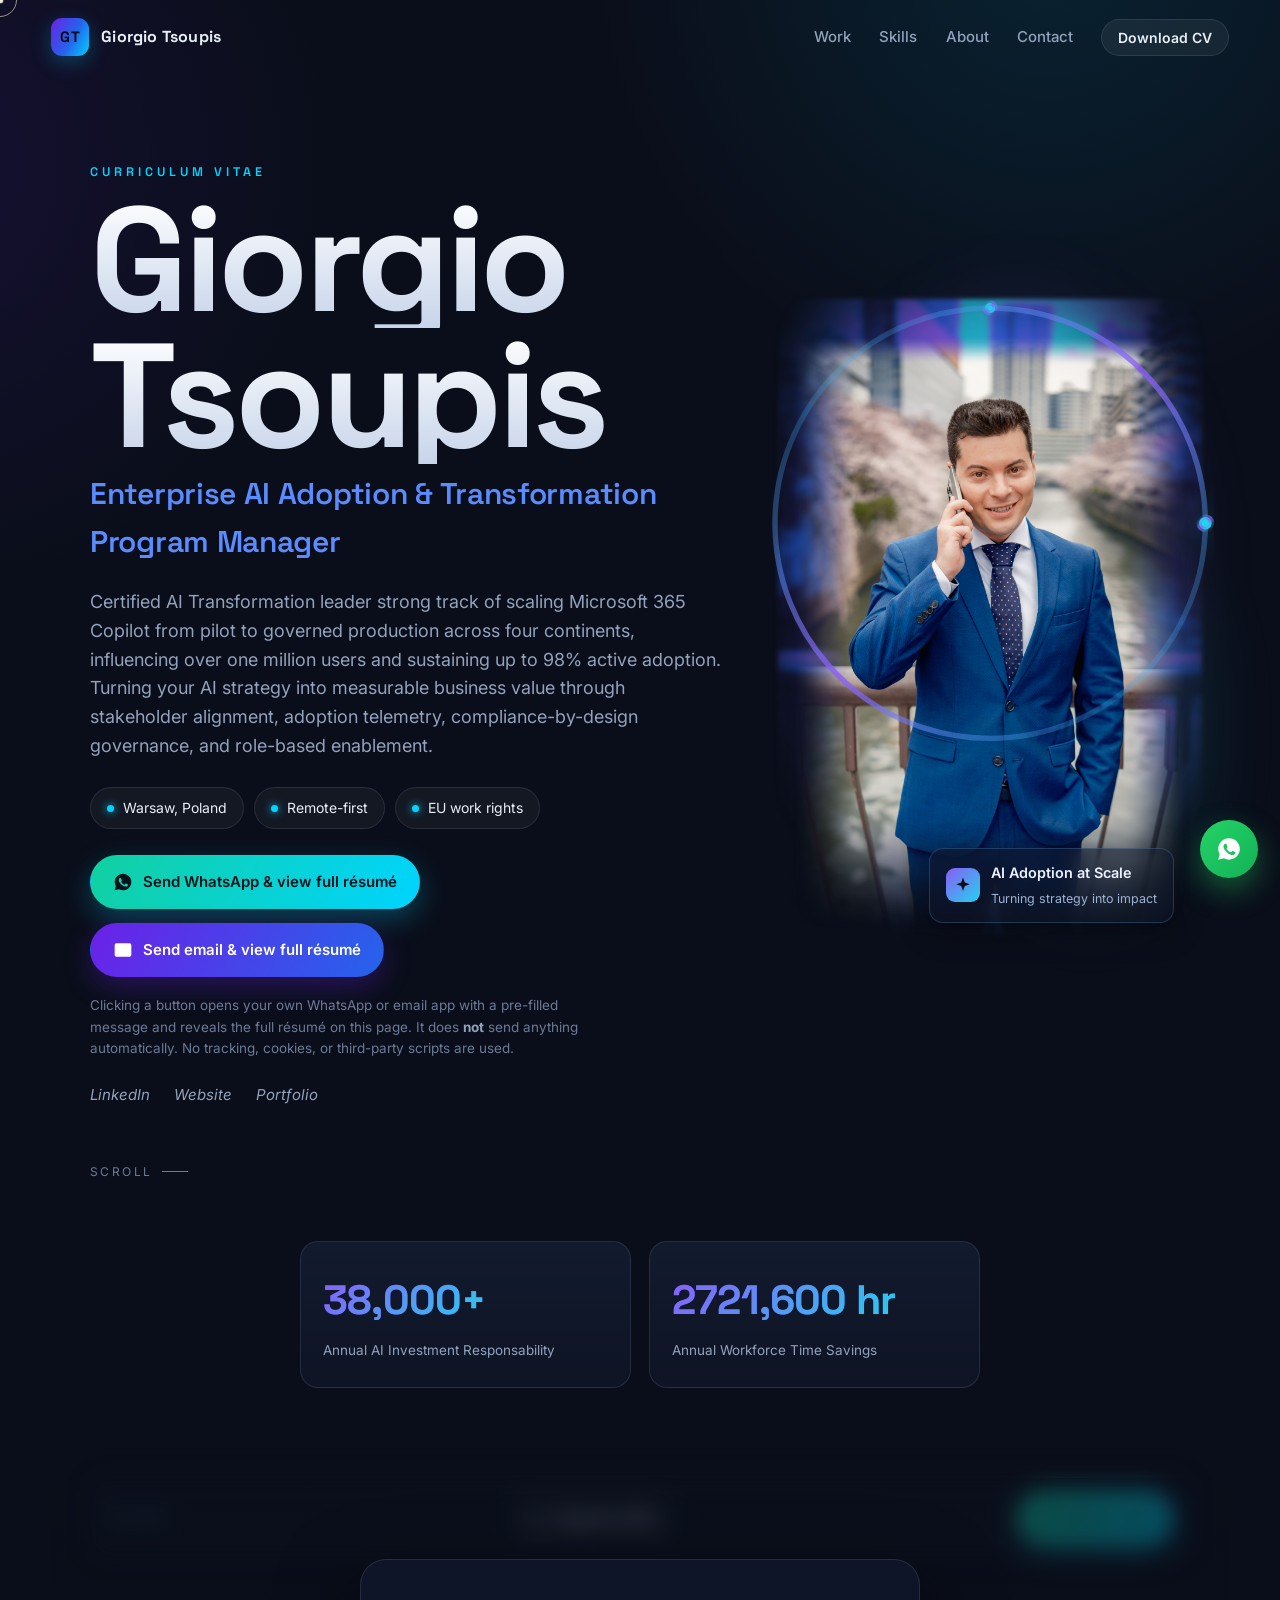
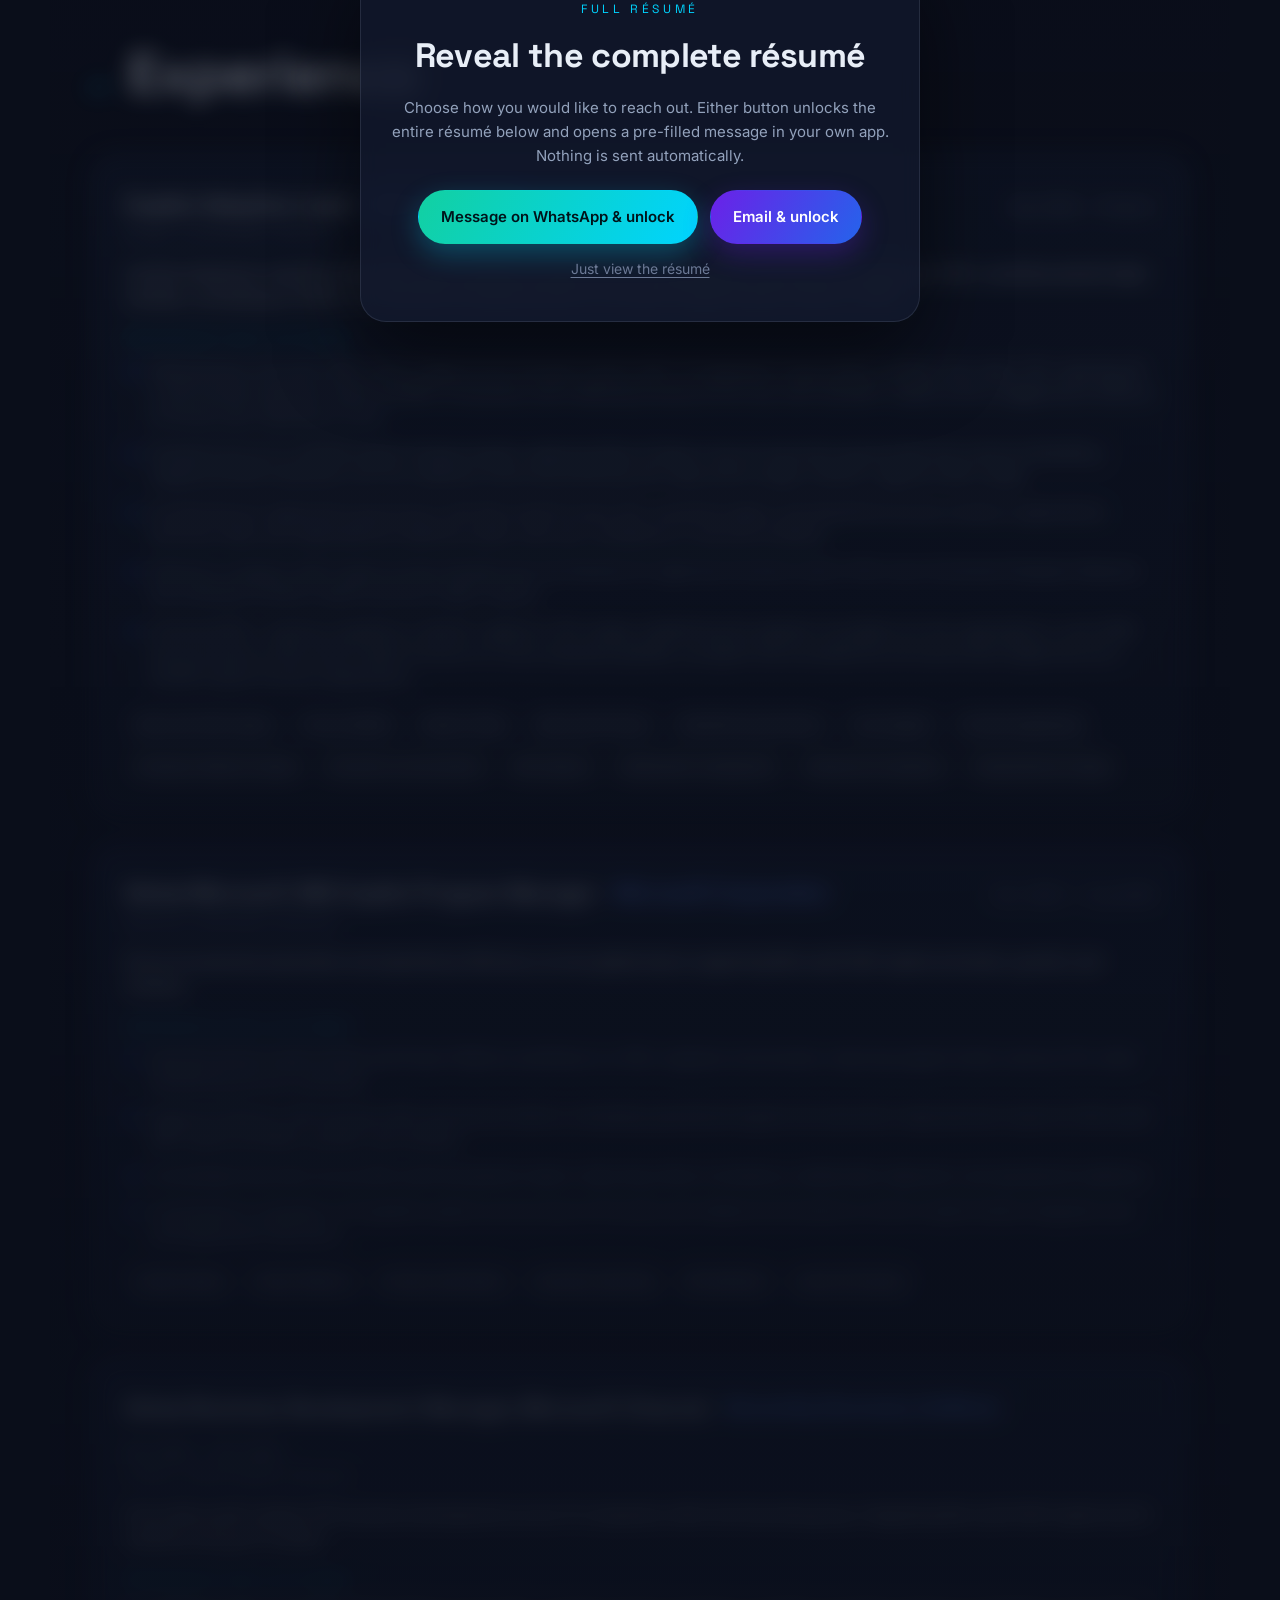
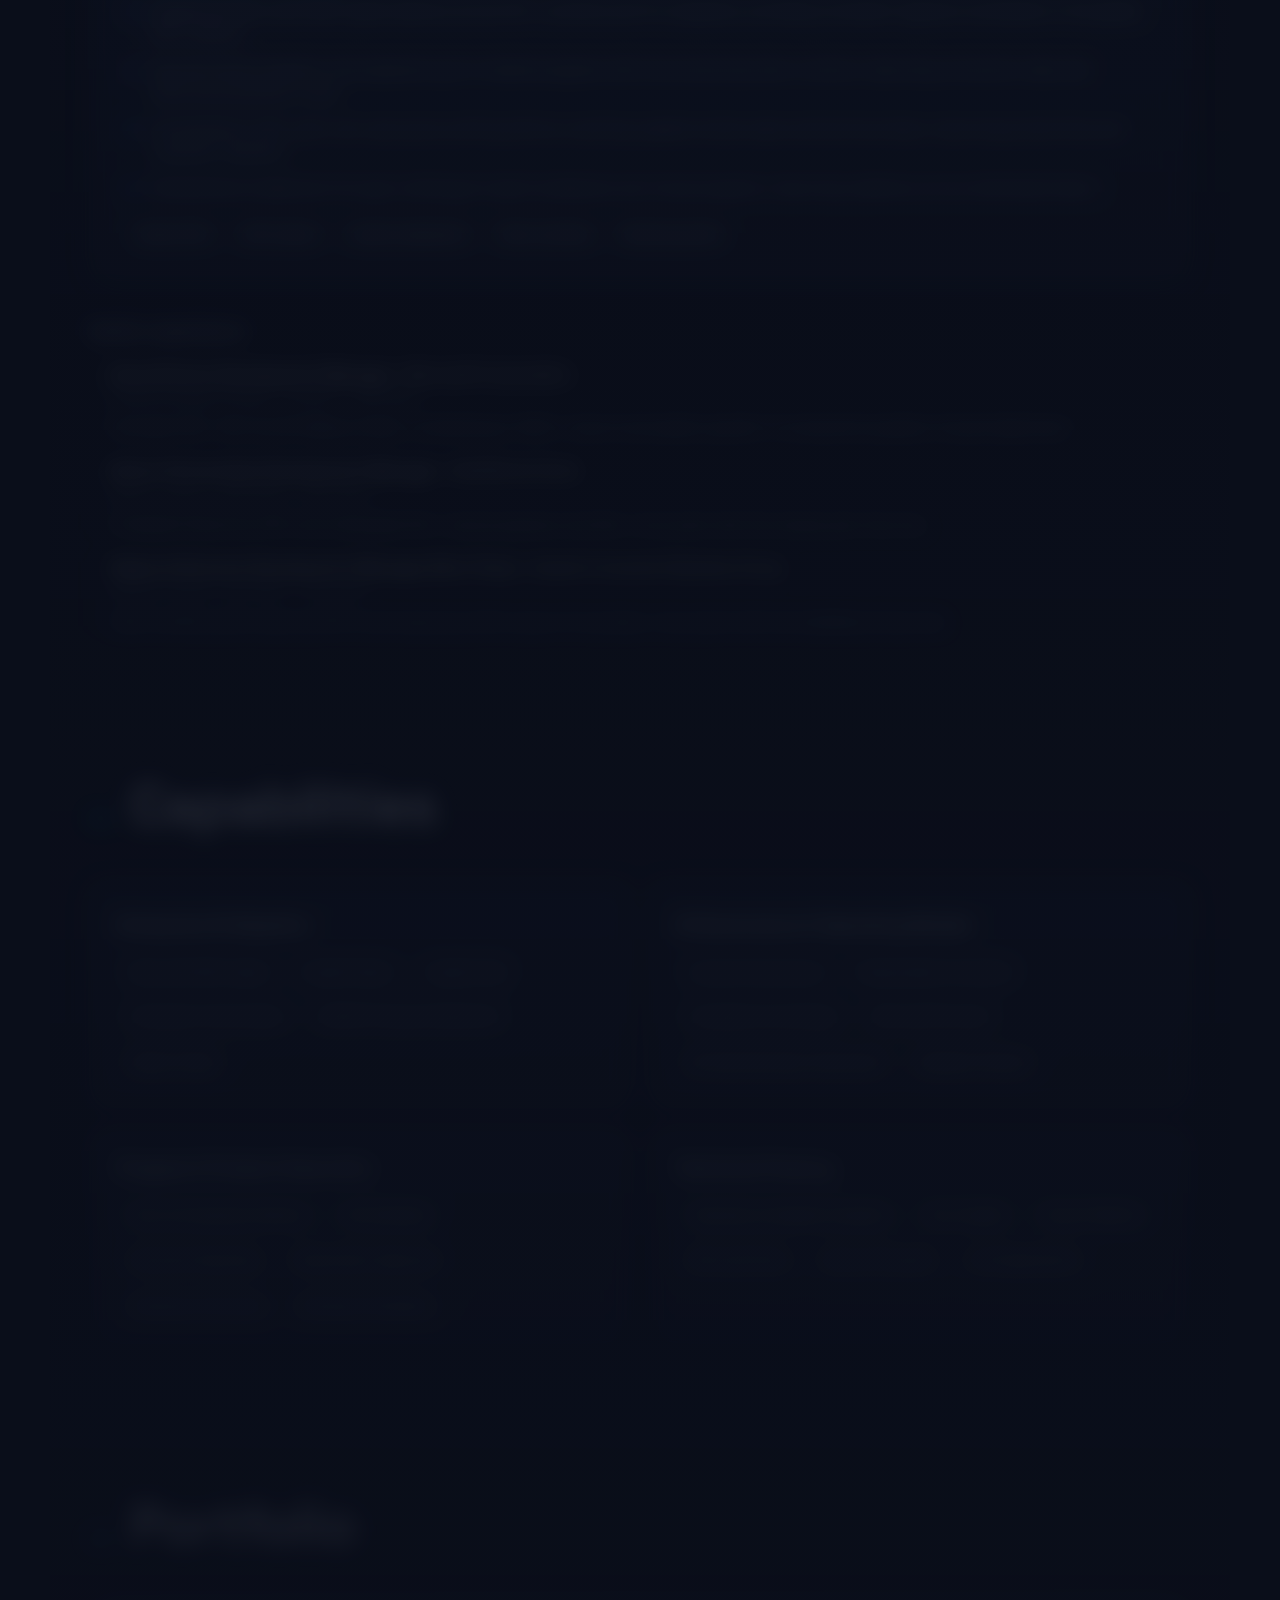
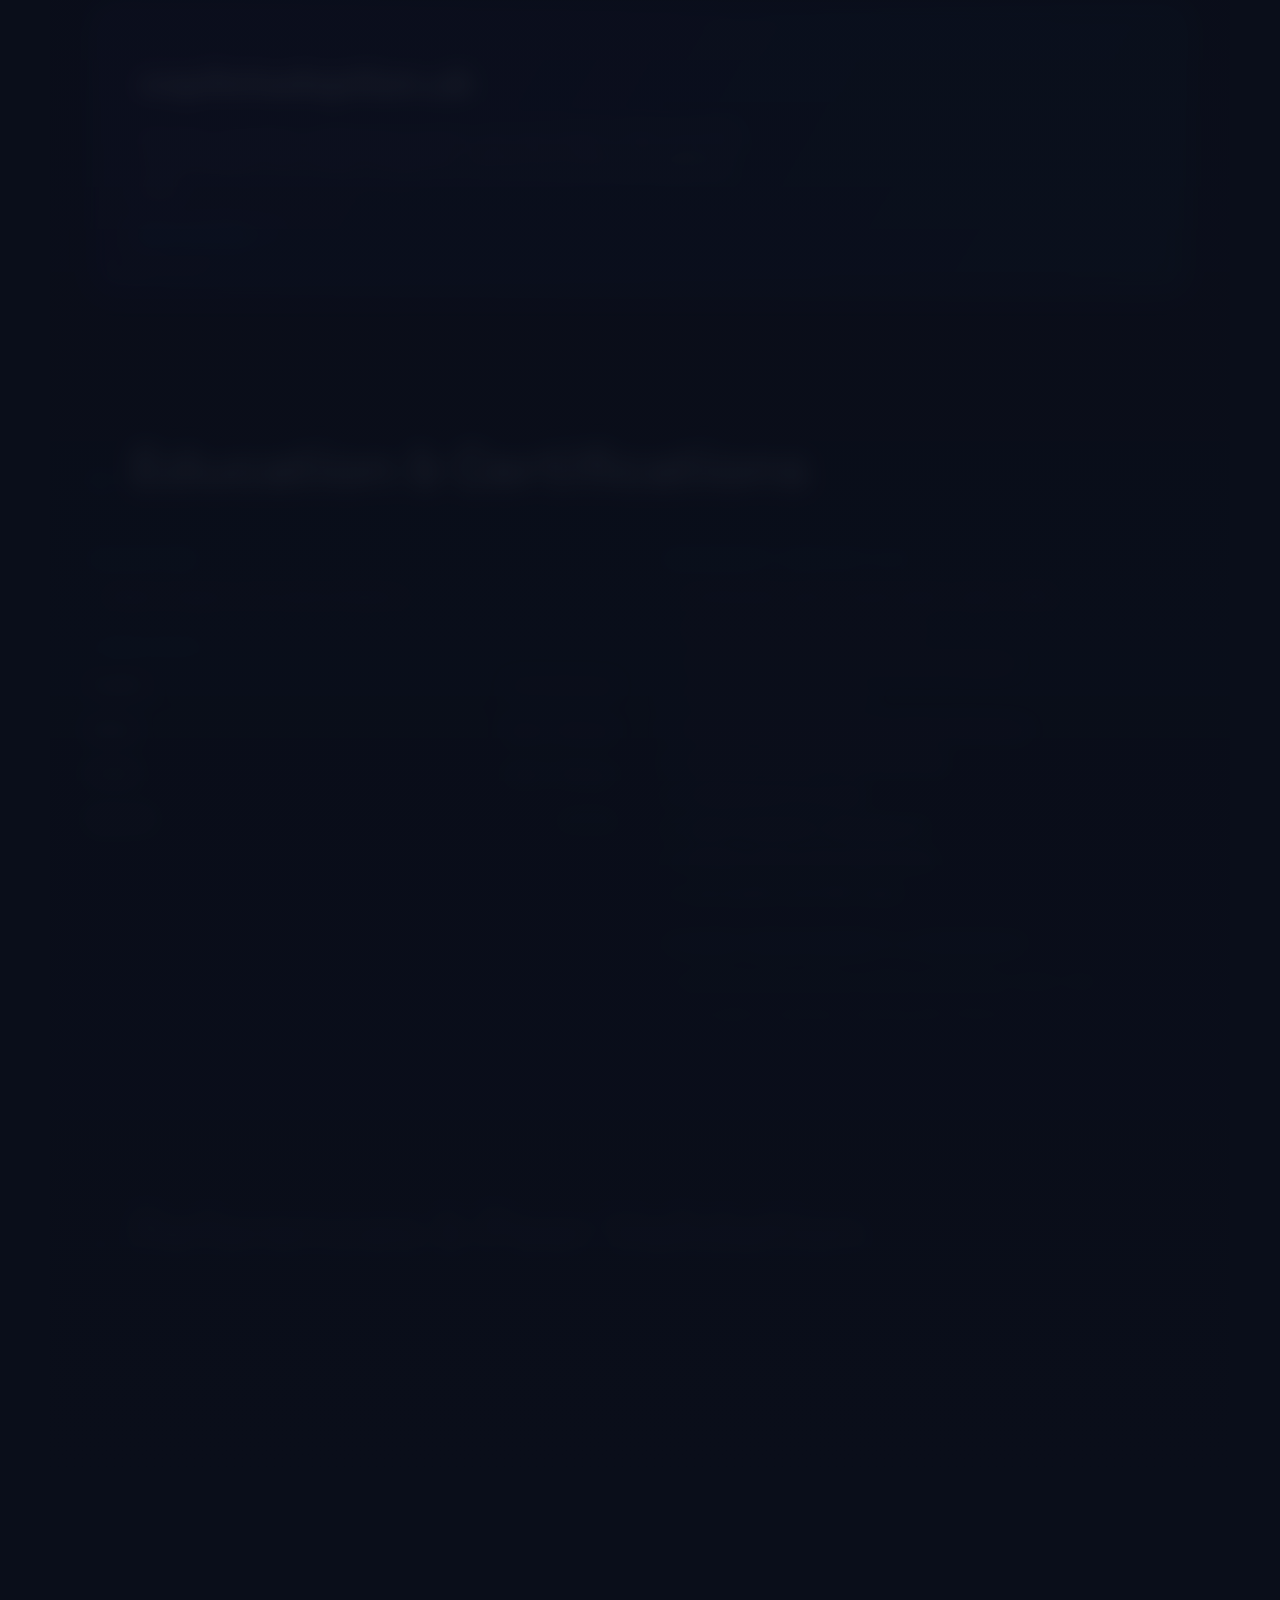
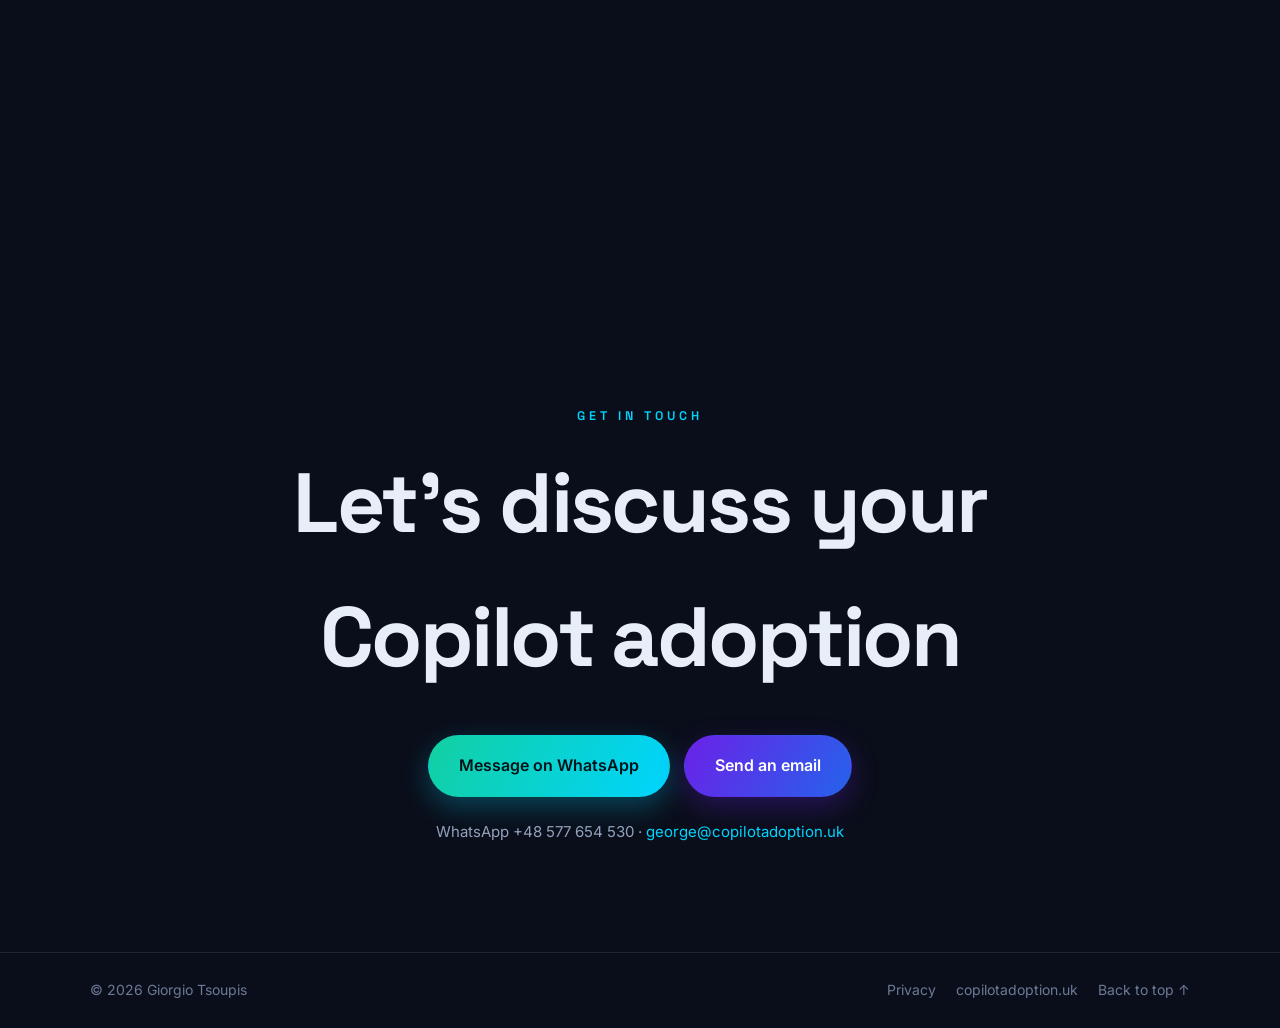
<file: Resume_Website/index.html>
<!DOCTYPE html>
<html lang="en">
<head>
<meta charset="UTF-8" />
<meta name="viewport" content="width=device-width, initial-scale=1.0" />
<title>Giorgio Tsoupis — Enterprise AI Adoption & Transformation Program Manager</title>
<meta name="description" content="Interactive résumé of Giorgio (George) Tsoupis, Enterprise AI Adoption & AI Transformation Leader, Microsoft 365 Copilot adoption at scale, up to 98% active usage, 1M+ users influenced." />
<meta name="author" content="Giorgio Tsoupis" />
<meta name="theme-color" content="#0A0E1A" />
<link rel="canonical" href="https://www.copilotadoption.uk/" />

<!-- Open Graph -->
<meta property="og:type" content="profile" />
<meta property="og:title" content="Giorgio Tsoupis — Enterprise AI Adoption & Transformation Program Manager" />
<meta property="og:description" content="Microsoft 365 Copilot adoption at scale. 98% active usage, 1M+ users influenced, one of Europe's largest 2025 rollouts." />
<meta property="og:image" content="assets/img/og-image.jpg" />
<meta property="og:url" content="https://www.copilotadoption.uk/" />
<meta name="twitter:card" content="summary_large_image" />

<link rel="icon" href="assets/img/favicon.svg" type="image/svg+xml" />
<link rel="apple-touch-icon" href="assets/img/avatar-512.jpg" />

<!-- Fonts -->
<link rel="preconnect" href="https://fonts.googleapis.com" />
<link rel="preconnect" href="https://fonts.gstatic.com" crossorigin />
<link href="https://fonts.googleapis.com/css2?family=Inter:wght@400;500;600&family=Space+Grotesk:wght@500;600;700&display=swap" rel="stylesheet" />

<link rel="stylesheet" href="assets/css/styles.css" />
<link rel="stylesheet" href="assets/css/hero-blend.css" />
<link rel="stylesheet" href="assets/css/print.css" media="print" />

<style>
/* ===== Impact counters — CSS counter animation (no JS number formatting) ===== */
@property --impact-trained { syntax: "<integer>"; initial-value: 1; inherits: false; }
@property --impact-saved   { syntax: "<integer>"; initial-value: 1; inherits: false; }

/* Close the dead space between the hero scroll hint and the counters */
.hero { min-height: 92vh; }

/* Two cards share the width of the old four-box row, never exceeding it */
.metrics-duo {
  display: grid;
  grid-template-columns: repeat(2, minmax(0, 1fr));
  max-width: 760px;
  margin: -2rem auto 0; /* pull the row up toward the scroll hint */
  padding-top: 2rem;
}
.metric-impact .metric-value {
  white-space: nowrap;
  font-size: clamp(1.5rem, 3.2vw, 2.75rem); /* one line, row height <= old boxes */
}

/* Static fallback (no-JS) is replaced by the animated counter once running */
.metrics-duo.impact-run .impact-fallback { display: none; }

.metrics-duo.impact-run .impact-count-trained {
  animation: impactCountTrained 5s cubic-bezier(.22,.61,.36,1) both;
  counter-reset: impactN var(--impact-trained);
}
.metrics-duo.impact-run .impact-count-saved {
  animation: impactCountSaved 5s cubic-bezier(.22,.61,.36,1) both;
  counter-reset: impactN var(--impact-saved);
}
.metrics-duo.impact-run .impact-count::after {
  display: inline-block;
  background: linear-gradient(135deg, #8b5cf6 0%, #22d3ee 100%);
  -webkit-background-clip: text;
  background-clip: text;
  color: transparent;
}
.metrics-duo.impact-run .impact-count-trained::after { content: counter(impactN) ",000+"; }
.metrics-duo.impact-run .impact-count-saved::after   { content: counter(impactN) ",600 hr"; }

@keyframes impactCountTrained { from { --impact-trained: 1; } to { --impact-trained: 38; } }
@keyframes impactCountSaved   { from { --impact-saved: 1; }   to { --impact-saved: 2721; } }

@media (max-width: 640px) {
  .metrics-duo { grid-template-columns: 1fr; margin-top: 0; }
}
@media (prefers-reduced-motion: reduce) {
  .metrics-duo.impact-run .impact-count-trained,
  .metrics-duo.impact-run .impact-count-saved { animation-duration: 1.2s; }
}

/* ===== 05 · References & Peer Validation ===== */
.references-intro{max-width:44rem;margin:0 0 2rem;color:var(--text-muted,#9ca3af);font-size:1rem;line-height:1.65}
.references-grid{display:grid;grid-template-columns:repeat(3,minmax(0,1fr));gap:1rem}
.reference-card{display:flex;flex-direction:column;min-height:21rem;padding:1.5rem;border:1px solid rgba(255,255,255,.10);border-radius:1rem;background:rgba(255,255,255,.035)}
.reference-tag{display:inline-flex;width:max-content;margin-bottom:1.15rem;padding:.38rem .62rem;border:1px solid rgba(34,211,238,.35);border-radius:999px;color:#22d3ee;font-size:.68rem;font-weight:700;letter-spacing:.08em;text-transform:uppercase}
.reference-quote{flex:1;margin:0;color:#e6edf7;font-size:.96rem;line-height:1.68}
.reference-quote::before{content:"\201C";color:#8b5cf6;font-size:2rem;font-weight:700;line-height:0;vertical-align:-.4rem;margin-right:.15rem}
.reference-name{margin-top:1.5rem;color:#fff;font-weight:700}
.reference-role{margin:.2rem 0 0;color:var(--text-muted,#9ca3af);font-size:.8rem;line-height:1.45}
.references-footer{display:flex;align-items:center;justify-content:space-between;gap:1rem;flex-wrap:wrap;margin-top:1.5rem;color:var(--text-muted,#9ca3af);font-size:.83rem}
@media(max-width:800px){.references-grid{grid-template-columns:1fr}.reference-card{min-height:auto}}
</style>

<!-- Structured data -->
<script type="application/ld+json">
{
  "@context": "https://schema.org",
  "@type": "Person",
  "name": "Giorgio Tsoupis",
  "alternateName": "George Tsoupis",
  "jobTitle": "Enterprise AI Adoption & Transformation Program Manager",
  "url": "https://www.copilotadoption.uk",
  "address": { "@type": "PostalAddress", "addressLocality": "Warsaw", "addressCountry": "PL" },
  "sameAs": [
    "https://www.linkedin.com/in/george-tsoupis-ai-program-manager/",
    "https://www.copilotadoption.uk"
  ],
  "knowsLanguage": ["English", "Italian", "Greek", "Spanish"]
}
</script>
</head>
<body>
<a class="skip-link" href="#experience">Skip to résumé content</a>

<!-- Scroll progress -->
<div class="scroll-progress" aria-hidden="true"><span id="progressBar"></span></div>

<!-- Custom cursor -->
<div class="cursor" id="cursorDot" aria-hidden="true"></div>
<div class="cursor-ring" id="cursorRing" aria-hidden="true"></div>

<!-- Header -->
<header class="site-header" id="siteHeader">
  <a href="#top" class="brand" data-cursor="link">
    <span class="brand-mark">GT</span>
    <span class="brand-name">Giorgio Tsoupis</span>
  </a>
  <nav class="site-nav" aria-label="Primary">
    <a href="#experience" data-cursor="link">Work</a>
    <a href="#skills" data-cursor="link">Skills</a>
    <a href="#about" data-cursor="link">About</a>
    <a href="#contact" data-cursor="link">Contact</a>
    <button type="button" class="nav-pdf" id="navPdf" data-cursor="link">Download CV</button>
  </nav>
</header>

<main id="top">

  <!-- HERO -->
  <section class="hero" aria-label="Introduction">
    <div class="hero-grid">
      <div class="hero-text">
        <p class="eyebrow reveal" data-reveal>Curriculum Vitae</p>
        <h1 class="hero-name">
          <span class="line"><span class="line-inner">Giorgio</span></span>
          <span class="line"><span class="line-inner">Tsoupis</span></span>
        </h1>
        <p class="hero-headline reveal" data-reveal>Enterprise AI Adoption &amp; Transformation Program Manager</p>
        <p class="hero-summary reveal" data-reveal>Certified AI Transformation leader strong track of scaling Microsoft&nbsp;365 Copilot from pilot to governed production across four continents, influencing over one million users and sustaining up to 98% active adoption. Turning your AI strategy into measurable business value through stakeholder alignment, adoption telemetry, compliance-by-design governance, and role-based enablement.</p>
        <ul class="chips reveal" data-reveal>
          <li><span class="dot"></span>Warsaw, Poland</li>
          <li><span class="dot"></span>Remote-first</li>
          <li><span class="dot"></span>EU work rights</li>
        </ul>
        <div class="hero-cta reveal" data-reveal>
          <a class="btn btn-primary" id="ctaWhatsapp" href="#" data-cursor="cta">
            <svg viewBox="0 0 24 24" width="20" height="20" aria-hidden="true"><path fill="currentColor" d="M12.04 2c-5.5 0-9.96 4.46-9.96 9.96 0 1.76.46 3.45 1.34 4.95L2 22l5.25-1.38a9.9 9.9 0 0 0 4.79 1.22h.01c5.5 0 9.96-4.46 9.96-9.96S17.54 2 12.04 2zm5.8 14.06c-.24.68-1.4 1.32-1.94 1.36-.5.05-.97.24-3.27-.68-2.76-1.09-4.5-3.94-4.64-4.13-.14-.19-1.11-1.48-1.11-2.82 0-1.34.7-2 .95-2.27.24-.27.53-.34.71-.34.18 0 .36 0 .51.01.16.01.39-.06.6.46.24.58.82 2 .89 2.14.07.14.12.31.02.5-.09.19-.14.31-.28.48-.14.17-.29.37-.42.5-.14.14-.28.29-.12.56.16.27.71 1.17 1.53 1.9 1.05.94 1.94 1.23 2.21 1.37.27.14.43.12.59-.07.16-.19.68-.79.86-1.06.18-.27.36-.22.6-.13.24.09 1.55.73 1.82.86.27.14.45.2.51.31.07.12.07.66-.17 1.34z"/></svg>
            Send WhatsApp &amp; view full résumé
          </a>
          <a class="btn btn-secondary" id="ctaEmail" href="#" data-cursor="cta">
            <svg viewBox="0 0 24 24" width="20" height="20" aria-hidden="true"><path fill="currentColor" d="M4 4h16a2 2 0 0 1 2 2v12a2 2 0 0 1-2 2H4a2 2 0 0 1-2-2V6a2 2 0 0 1 2-2zm8 7L4.5 6.5v.01L12 11l7.5-4.49V6.5L12 11z"/></svg>
            Send email &amp; view full résumé
          </a>
        </div>
        <p class="hero-note reveal" data-reveal>Clicking a button opens your own WhatsApp or email app with a pre-filled message and reveals the full résumé on this page. It does <strong>not</strong> send anything automatically. No tracking, cookies, or third-party scripts are used.</p>
        <ul class="hero-social reveal" data-reveal>
          <li><a href="https://www.linkedin.com/in/george-tsoupis-ai-program-manager/" target="_blank" rel="noopener noreferrer" data-cursor="link">LinkedIn</a></li>
          <li><a href="https://www.copilotadoption.uk" target="_blank" rel="noopener noreferrer" data-cursor="link">Website</a></li>
          <li><a href="https://www.copilotadoption.uk" target="_blank" rel="noopener noreferrer" data-cursor="link" id="portfolioLink">Portfolio</a></li>
        </ul>
      </div>
      <div class="hero-media reveal" data-reveal>
        <div class="portrait-frame" data-cursor="media">

          <!-- Duotone environment layer (sits behind the photo) -->
          <span class="hero-scene" aria-hidden="true"></span>

          <!-- Original photo — face & hair untouched, edges feathered in the PNG -->
          <img
            src="assets/img/portrait-blend.png"
            alt="Portrait of Giorgio Tsoupis in a blue suit"
            width="1366" height="2048" loading="eager" decoding="async" />

          <!-- Orbital accent ring -->
          <svg class="hero-orbit" viewBox="0 0 100 100" aria-hidden="true">
            <defs>
              <linearGradient id="heroOrbitGrad" x1="0" y1="0" x2="1" y2="1">
                <stop offset="0"   stop-color="#22d3ee" stop-opacity="0.0"/>
                <stop offset="0.5" stop-color="#8b5cf6" stop-opacity="0.8"/>
                <stop offset="1"   stop-color="#22d3ee" stop-opacity="0.0"/>
              </linearGradient>
            </defs>
            <circle cx="50" cy="50" r="48"/>
            <circle class="node" cx="98" cy="50" r="1.4"/>
            <circle class="node" cx="50" cy="2"  r="1.1"/>
          </svg>

          <!-- Floating credibility micro-card -->
          <div class="hero-tag" aria-hidden="true">
            <span class="tag-ico">
              <svg viewBox="0 0 24 24" width="18" height="18"><path fill="currentColor" d="M12 2l2.4 6.6L21 11l-6.6 2.4L12 20l-2.4-6.6L3 11l6.6-2.4L12 2z"/></svg>
            </span>
            <span>
              <span class="tag-title">AI Adoption at Scale</span><br>
              <span class="tag-sub">Turning strategy into impact</span>
            </span>
          </div>

        </div>
      </div>
    </div>
    <div class="scroll-hint" aria-hidden="true"><span>Scroll</span><i></i></div>
  </section>

  <!-- METRICS: two animated CSS counters (replaces the four stat boxes) -->
  <section class="metrics metrics-duo" id="impactStats" aria-label="Key results">
    <div class="metric metric-impact" data-reveal>
      <div class="metric-value impact-count impact-count-trained"><span class="impact-fallback">$11.15M</span></div>
      <div class="metric-label">Annual AI Investment Responsability</div>
    </div>
    <div class="metric metric-impact" data-reveal>
      <div class="metric-value impact-count impact-count-saved"><span class="impact-fallback">2,721,600 hr</span></div>
      <div class="metric-label">Annual Workforce Time Savings</div>
    </div>
  </section>

  <!-- RESUME (gated / blurred until unlocked) -->
  <div class="resume-wrap" id="resumeWrap">
    <div class="resume-gate" id="resumeGate" role="region" aria-label="Reveal full résumé">
      <div class="gate-inner">
        <p class="gate-kicker">Full résumé</p>
        <h2 class="gate-title">Reveal the complete résumé</h2>
        <p class="gate-text">Choose how you would like to reach out. Either button unlocks the entire résumé below and opens a pre-filled message in your own app. Nothing is sent automatically.</p>
        <div class="gate-cta">
          <a class="btn btn-primary" id="gateWhatsapp" href="#" data-cursor="cta">Message on WhatsApp &amp; unlock</a>
          <a class="btn btn-secondary" id="gateEmail" href="#" data-cursor="cta">Email &amp; unlock</a>
        </div>
        <button type="button" class="gate-skip" id="gateSkip" data-cursor="link">Just view the résumé</button>
      </div>
    </div>

    <div class="resume" id="resume" aria-hidden="false">

      <!-- Toolbar -->
      <div class="resume-toolbar" id="resumeToolbar">
        <span class="toolbar-label">Résumé</span>
        <button type="button" class="btn btn-ghost" id="pdfBtn" data-cursor="cta">
          <svg viewBox="0 0 24 24" width="18" height="18" aria-hidden="true"><path fill="currentColor" d="M12 3v10.5l3.5-3.5 1.4 1.4-5.9 5.9-5.9-5.9L6.5 10 10 13.5V3h2zM5 19h14v2H5z"/></svg>
          Export to PDF
        </button>
        <a class="btn btn-primary" id="bookCallBtn" data-cursor="cta"
           href="https://outlook.office.com/bookwithme/user/e53bcdeb6d7a4b50a27a0711dd6d751f@externals.hilti.com?anonymous&ismsaljsauthenabled&ep=bwmEmailSignature"
           target="_blank" rel="noopener noreferrer">
          <svg viewBox="0 0 24 24" width="18" height="18" aria-hidden="true"><path fill="currentColor" d="M19 4h-1V2h-2v2H8V2H6v2H5a2 2 0 0 0-2 2v14a2 2 0 0 0 2 2h14a2 2 0 0 0 2-2V6a2 2 0 0 0-2-2zm0 16H5V10h14v10zM5 8V6h14v2H5z"/></svg>
          Book a Call
        </a>
      </div>

      <!-- EXPERIENCE -->
      <section id="experience" class="block" aria-labelledby="experience-h">
        <header class="block-head" data-reveal>
          <span class="block-index">01</span>
          <h2 id="experience-h" class="block-title">Experience</h2>
        </header>

        <!-- BUILD:EXPERIENCE:START -->
        <article class="exp-item" data-reveal>
          <div class="exp-top">
            <div class="exp-title"><strong>Copilot Adoption Lead</strong> · <span class="exp-company">Hilti Corporation</span></div>
            <div class="exp-dates">Sep 2025 — Present</div>
          </div>
          <div class="exp-loc">Schaan, Liechtenstein (Remote)</div>
          <p class="exp-lead">Led the enterprise-wide Microsoft 365 Copilot adoption program for a complex global manufacturer operating in 120+ countries and all major markets, overseeing an €11M+ AI investment and delivering one of Europe's largest Copilot rollouts in 2025.</p>
          <p class="exp-subhead">Responsibilities &amp; outcomes</p>
          <ul class="exp-bullets">
            <li>Delivered key outcomes: 98% active usage across licensed cohorts, 62% of employees using Copilot multiple times daily, 70% reporting 30 to 120 minutes saved per week, and 98% of business units retaining licenses at full cost, with 224,000+ Copilot actions logged and a 9.36 out of 10 end-user importance score.</li>
            <li>Designed and ran an ADKAR-based change program, applying Kotter 8-Step to secure executive sponsorship and cultural embedding, mapping 30,000 employees into five readiness zones and achieving 70% daily active usage in Month 1 against a 60% target.</li>
            <li>Architected pre-deployment governance with Microsoft Purview, DLP, sensitivity labels, and SharePoint access reviews, supported by technical, data, and organizational readiness audits, with zero compliance or security incidents.</li>
            <li>Defined a company-wide Copilot prompt standard and role libraries for eight key functions, built a 1:50 cross-functional Champion Network, and instituted monthly Copilot business impact reports.</li>
            <li>Achieved 90%+ training completion in Month 1 against a 75% target, establishing the adoption foundation for the organization's June 2026 announcement of Microsoft Copilot Premium for every employee globally, a program that exceeded the UK Government Digital Service's 20,000 Copilot Premium deployment.</li>
          </ul>
          <ul class="tags"><li>Microsoft 365 Copilot</li><li>Prosci ADKAR</li><li>Kotter 8-Step</li><li>Microsoft Purview</li><li>SharePoint governance</li><li>Viva Insights</li><li>Prompt engineering</li><li>Champion Network design</li><li>Executive communication</li><li>ROI analysis</li><li>Stakeholder management</li><li>Enterprise AI adoption</li><li>Organizational change</li></ul>
        </article>

        <article class="exp-item" data-reveal>
          <div class="exp-top">
            <div class="exp-title"><strong>Global Microsoft 365 Copilot Program Manager</strong> · <span class="exp-company">Microsoft Corporation</span></div>
            <div class="exp-dates">Nov 2024 — Aug 2025</div>
          </div>
          <div class="exp-loc">Redmond, Washington (Remote)</div>
          <p class="exp-lead">Drove AI-powered automation and operational efficiency across global teams supporting Microsoft 365 Copilot activation, growth, and renewal.</p>
          <p class="exp-subhead">Responsibilities &amp; outcomes</p>
          <ul class="exp-bullets">
            <li>Operationalized Copilot Studio and Power Platform workflows in a 700+ engineer environment, reducing support ticket costs by 72% while maintaining service continuity.</li>
            <li>Aligned AI delivery with business KPIs and service metrics, translating operational signals into executive-ready decision inputs for Microsoft 365 Copilot activation, growth, and renewal.</li>
            <li>Coordinated execution across Microsoft and partner teams, improving rollout consistency, stakeholder alignment, and operational readiness.</li>
            <li>Contributed to evaluation of AI pipeline options across Azure AI Foundry and related environments to inform Copilot Studio integration and LLM deployment decisions.</li>
          </ul>
          <ul class="tags"><li>Copilot Studio</li><li>Power Platform</li><li>Process automation</li><li>Executive reporting</li><li>KPI definition</li><li>Azure AI Foundry</li></ul>
        </article>

        <article class="exp-item" data-reveal>
          <div class="exp-top">
            <div class="exp-title"><strong>Global Business Development Manager, Microsoft Channel</strong> · <span class="exp-company">Noventiq (formerly Softline)</span></div>
            <div class="exp-dates">Dec 2022 — Dec 2024</div>
          </div>
          <div class="exp-loc">London, United Kingdom (Remote)</div>
          <p class="exp-lead">Drove Microsoft's global CSP business development across 14 companies within the Noventiq group, integrating Microsoft 365 Copilot and AI solutions into go-to-market.</p>
          <p class="exp-subhead">Responsibilities &amp; outcomes</p>
          <ul class="exp-bullets">
            <li>Established Microsoft 365 Copilot delivery across 55+ countries and 14 companies, providing consistent regional coordination in the global CSP channel.</li>
            <li>Operationalized adoption and expansion go-to-market programs with structured execution controls, improving conversion rates and reducing acquisition costs.</li>
            <li>Contributed to 33% year-over-year gross profit growth by coaching a global remote sales and technical team, improving productivity and customer retention.</li>
            <li>Standardized enablement through multilingual Copilot handbooks and virtual programs, improving readiness across distributed teams.</li>
          </ul>
          <ul class="tags"><li>Global GTM</li><li>CSP channel</li><li>Copilot enablement</li><li>Team coaching</li><li>Revenue growth</li></ul>
        </article>

        <div class="earlier" data-reveal>
          <h3 class="earlier-title">Earlier experience</h3>
          <ul class="earlier-list">
            <li><div class="earlier-role"><strong>Cloud Partner Development Manager</strong> · Microsoft Corporation</div><div class="earlier-meta">Central &amp; Eastern Europe · Jul 2017 — Apr 2020</div><p>Activated 100+ ISVs and 90 SMB providers, contributing to 100%+ Azure consumption growth; 11 consecutive quarters of quota attainment.</p></li>
            <li><div class="earlier-role"><strong>Senior Partnerships Development Manager</strong> · InterWorks.Cloud</div><div class="earlier-meta">Athens, Greece · Mar 2020 — Nov 2022</div><p>Increased revenue by 30% and onboarded 150+ channel partners and ISVs. Concurrent with the Huawei part-time role.</p></li>
            <li><div class="earlier-role"><strong>Regional Business Development Manager (Part-Time)</strong> · Huawei Consumer Business Group</div><div class="earlier-meta">Warsaw, Poland · Apr 2020 — Dec 2021</div><p>Grew monthly active users by 87.5% and revenue by 40% across 13 countries. Concurrent with the InterWorks.Cloud role.</p></li>
          </ul>
        </div>
        <!-- BUILD:EXPERIENCE:END -->
      </section>

      <!-- SKILLS -->
      <section id="skills" class="block" aria-labelledby="skills-h">
        <header class="block-head" data-reveal>
          <span class="block-index">02</span>
          <h2 id="skills-h" class="block-title">Capabilities</h2>
        </header>
        <!-- BUILD:SKILLS:START -->
        <div class="skills-grid">
          <div class="skill-card" data-reveal><h3>Enterprise AI Adoption</h3><ul><li>Microsoft 365 Copilot</li><li>Copilot Studio</li><li>Copilot Chat</li><li>Champion Communities</li><li>ADKAR Change Enablement</li><li>Kotter 8-Step</li></ul></div>
          <div class="skill-card" data-reveal><h3>AI Governance &amp; Operating Models</h3><ul><li>License Governance</li><li>Responsible AI Controls</li><li>Compliance-by-Design</li><li>Microsoft Purview</li><li>EU Data Boundary Awareness</li><li>Adoption Policies</li></ul></div>
          <div class="skill-card" data-reveal><h3>Program &amp; Product Execution</h3><ul><li>PoC-to-Production Delivery</li><li>KPI Definition</li><li>Executive Reporting</li><li>Stakeholder Alignment</li><li>Roadmap Ownership</li><li>Backlog Prioritization</li></ul></div>
          <div class="skill-card" data-reveal><h3>Technical Fluency</h3><ul><li>Telemetry &amp; Adoption Analytics</li><li>Viva Insights</li><li>Power Platform</li><li>Microsoft Entra</li><li>Azure AI Foundry</li><li>LLM Applications</li></ul></div>
        </div>
        <!-- BUILD:SKILLS:END -->
      </section>

      <!-- PORTFOLIO / PROJECTS -->
      <section id="portfolio" class="block" aria-labelledby="portfolio-h">
        <header class="block-head" data-reveal>
          <span class="block-index">03</span>
          <h2 id="portfolio-h" class="block-title">Portfolio</h2>
        </header>
        <a class="portfolio-card" href="https://www.copilotadoption.uk" target="_blank" rel="noopener noreferrer" data-reveal data-cursor="cta">
          <div class="portfolio-copy">
            <h3>copilotadoption.uk</h3>
            <p>Keynotes, workshops, enablement programs, and case studies on Microsoft&nbsp;365 Copilot adoption and change management. Visit the full portfolio and speaking page.</p>
            <span class="portfolio-link">Open portfolio
              <svg viewBox="0 0 24 24" width="18" height="18" aria-hidden="true"><path fill="currentColor" d="M7 17L17 7M9 7h8v8"/></svg>
            </span>
          </div>
        </a>
      </section>

      <!-- EDUCATION & CERTS -->
      <section id="about" class="block" aria-labelledby="about-h">
        <header class="block-head" data-reveal>
          <span class="block-index">04</span>
          <h2 id="about-h" class="block-title">Education &amp; Certifications</h2>
        </header>
        <div class="two-col">
          <div data-reveal>
            <h3 class="col-title">Education</h3>
            <ul class="plain-list"><li>Master's Degree in International Relations</li></ul>
            <h3 class="col-title">Languages</h3>
            <ul class="lang-list">
              <li><span>English</span><em>Full Professional</em></li>
              <li><span>Italian</span><em>Native / Bilingual</em></li>
              <li><span>Greek</span><em>Native / Bilingual</em></li>
              <li><span>Spanish</span><em>Learning</em></li>
            </ul>
          </div>
          <div data-reveal>
            <h3 class="col-title">Microsoft Copilot &amp; AI</h3>
            <ul class="plain-list">
              <li>Certified Microsoft AI transformation Leader ( 2026)</li>
              <li>Microsoft Copilot Sales Champion</li>
              <li>Copilot for Microsoft 365 Technical Champion</li>
              <li>Copilot Partner Bootcamp</li>
              <li>Microsoft 365 Business Value Sales Proficiency</li>
              <li>Implement Copilot for Microsoft 365</li>
              <li>Fundamental AI Concepts</li>
              <li>Career Essentials in Generative AI</li>
              <li>Building in Microsoft Copilot Studio</li>
              <li>Learning Microsoft 365 Copilot</li>
            </ul>
            <h3 class="col-title">Change Management &amp; Leadership</h3>
            <ul class="plain-list">
              <li>Management Excellence at Microsoft: Model, Coach, Care</li>
              <li>Persuasive Coaching: Coaching with Influence</li>
              <li>Working in Harmony as a Senior Team</li>
            </ul>
          </div>
        </div>
      </section>

      <!-- REFERENCES & PEER VALIDATION -->
      <section id="references" class="block" aria-labelledby="references-h">
        <header class="block-head" data-reveal>
          <span class="block-index">05</span>
          <h2 id="references-h" class="block-title">References &amp; Peer Validation</h2>
        </header>
        <p class="references-intro" data-reveal>Selected independent professional recommendations from leaders and colleagues who have worked with Giorgio across enterprise AI adoption, Microsoft partner development and technology delivery.</p>
        <div class="references-grid">
          <article class="reference-card" data-reveal>
            <span class="reference-tag">Enterprise AI Adoption</span>
            <p class="reference-quote">His expertise was the driving force behind his success in a massive and complex initiative: leading the adoption of AI and Copilot for over 1,000 engineers in our organization.</p>
            <div class="reference-name">Miguel Jiménez</div>
            <p class="reference-role">Operating Partner, AI &amp; Systems<br>Socratix AI</p>
          </article>
          <article class="reference-card" data-reveal>
            <span class="reference-tag">Microsoft Partner Leadership</span>
            <p class="reference-quote">He makes sure that the communication and the collaboration between Microsoft and Channel partners are fluid and fast to maintain and grow customer satisfaction as high as possible.</p>
            <div class="reference-name">Olgina Santikou</div>
            <p class="reference-role">Marketing Leader, Device Partner Sales, DACH<br>Microsoft</p>
          </article>
          <article class="reference-card" data-reveal>
            <span class="reference-tag">Strategic Delivery &amp; Mentorship</span>
            <p class="reference-quote">His ability to balance technical insight with business priorities ensured that our projects were not just executed efficiently, but aligned with broader organizational goals.</p>
            <div class="reference-name">Ronard Escleto</div>
            <p class="reference-role">Technical Project Manager, Microsoft 365 &amp; Azure</p>
          </article>
        </div>
        <div class="references-footer" data-reveal>
          <span>Professional references available on request.</span>
          <a class="btn btn-ghost" href="https://www.linkedin.com/in/george-tsoupis-ai-program-manager/details/recommendations/" target="_blank" rel="noopener noreferrer" data-cursor="link">View LinkedIn recommendations</a>
        </div>
      </section>

    </div><!-- /.resume -->
  </div><!-- /.resume-wrap -->

  <!-- CONTACT -->
  <section id="contact" class="contact" aria-labelledby="contact-h">
    <p class="eyebrow reveal" data-reveal>Get in touch</p>
    <h2 id="contact-h" class="contact-title reveal" data-reveal>Let's discuss your Copilot adoption</h2>
    <div class="contact-cta reveal" data-reveal>
      <a class="btn btn-primary btn-lg" id="footerWhatsapp" href="#" data-cursor="cta">Message on WhatsApp</a>
      <a class="btn btn-secondary btn-lg" id="footerEmail" href="#" data-cursor="cta">Send an email</a>
    </div>
    <p class="contact-alt reveal" data-reveal>WhatsApp <span id="waNumber">+48 577 654 530</span> · <a href="mailto:george@copilotadoption.uk" data-cursor="link">george@copilotadoption.uk</a></p>
  </section>

  <footer class="site-footer">
    <div class="footer-inner">
      <span>© <span id="year">2026</span> Giorgio Tsoupis</span>
      <div class="footer-links">
        <a href="privacy.html" data-cursor="link">Privacy</a>
        <a href="https://www.copilotadoption.uk" target="_blank" rel="noopener noreferrer" data-cursor="link">copilotadoption.uk</a>
        <a href="#top" data-cursor="link">Back to top ↑</a>
      </div>
    </div>
  </footer>

</main>

<!-- Floating WhatsApp -->
<a class="fab-whatsapp" id="fabWhatsapp" href="#" aria-label="Message Giorgio on WhatsApp" data-cursor="cta">
  <svg viewBox="0 0 24 24" width="26" height="26" aria-hidden="true"><path fill="currentColor" d="M12.04 2c-5.5 0-9.96 4.46-9.96 9.96 0 1.76.46 3.45 1.34 4.95L2 22l5.25-1.38a9.9 9.9 0 0 0 4.79 1.22h.01c5.5 0 9.96-4.46 9.96-9.96S17.54 2 12.04 2zm5.8 14.06c-.24.68-1.4 1.32-1.94 1.36-.5.05-.97.24-3.27-.68-2.76-1.09-4.5-3.94-4.64-4.13-.14-.19-1.11-1.48-1.11-2.82 0-1.34.7-2 .95-2.27.24-.27.53-.34.71-.34.18 0 .36 0 .51.01.16.01.39-.06.6.46.24.58.82 2 .89 2.14.07.14.12.31.02.5-.09.19-.14.31-.28.48-.14.17-.29.37-.42.5-.14.14-.28.29-.12.56.16.27.71 1.17 1.53 1.9 1.05.94 1.94 1.23 2.21 1.37.27.14.43.12.59-.07.16-.19.68-.79.86-1.06.18-.27.36-.22.6-.13.24.09 1.55.73 1.82.86.27.14.45.2.51.31.07.12.07.66-.17 1.34z"/></svg>
</a>

<script src="assets/js/main.js" defer></script>
<script>
/* Impact counters: count up when the stats scroll into view.
   Primary path: pure CSS counter animation (@property + keyframes + counter-reset).
   Fallback path (browsers without @property): rAF-driven text update.
   Reduced motion: same animation, shortened to 1.2s. */
(function () {
  var section = document.getElementById('impactStats');
  if (!section) return;

  var reduced = window.matchMedia('(prefers-reduced-motion: reduce)').matches;
  var DURATION = reduced ? 1200 : 5000;

  function jsCount() {
    var items = [
      { el: section.querySelector('.impact-count-trained .impact-fallback'), target: 38000, suffix: '+' },
      { el: section.querySelector('.impact-count-saved .impact-fallback'),   target: 2721600, suffix: ' hr' }
    ];
    var t0 = null;
    function tick(t) {
      if (!t0) t0 = t;
      var p = Math.min((t - t0) / DURATION, 1);
      var e = 1 - Math.pow(1 - p, 3);
      items.forEach(function (it) {
        it.el.textContent = Math.round(1 + e * (it.target - 1)).toLocaleString('en-US') + it.suffix;
      });
      if (p < 1) requestAnimationFrame(tick);
    }
    requestAnimationFrame(tick);
  }

  function start() {
    if (window.CSS && typeof CSS.registerProperty === 'function') {
      section.classList.add('impact-run');
    } else {
      jsCount();
    }
  }

  var io = new IntersectionObserver(function (entries) {
    entries.forEach(function (entry) {
      if (entry.isIntersecting) { start(); io.disconnect(); }
    });
  }, { threshold: 0.2 });
  io.observe(section);
})();
</script>
</body>
</html>
</file>
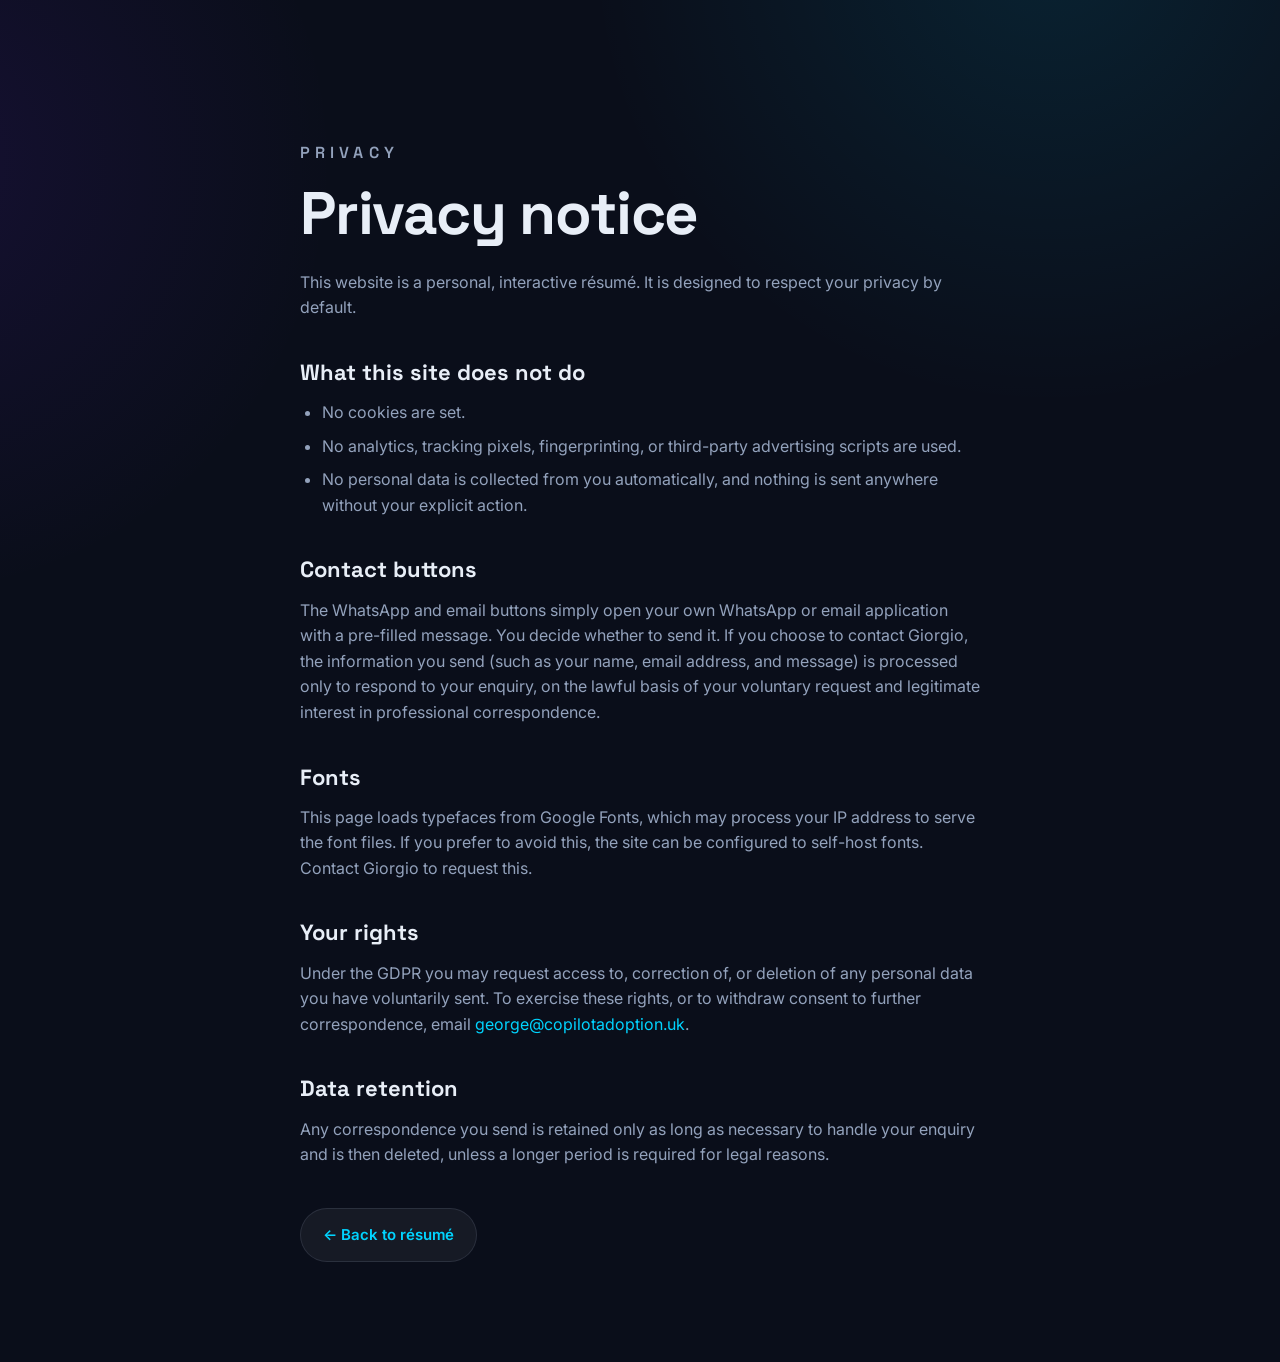
<file: Resume_Website/privacy.html>
<!DOCTYPE html>
<html lang="en">
<head>
<meta charset="UTF-8" />
<meta name="viewport" content="width=device-width, initial-scale=1.0" />
<title>Privacy — Giorgio Tsoupis</title>
<meta name="robots" content="noindex" />
<meta name="theme-color" content="#0A0E1A" />
<link rel="icon" href="assets/img/favicon.svg" type="image/svg+xml" />
<link rel="preconnect" href="https://fonts.googleapis.com" />
<link rel="preconnect" href="https://fonts.gstatic.com" crossorigin />
<link href="https://fonts.googleapis.com/css2?family=Inter:wght@400;500;600&family=Space+Grotesk:wght@600;700&display=swap" rel="stylesheet" />
<link rel="stylesheet" href="assets/css/styles.css" />
<style>
  .legal { max-width: 760px; margin: 0 auto; padding: 140px clamp(18px,4vw,40px) 100px; }
  .legal h1 { font-family: var(--font-display); font-size: clamp(34px,6vw,60px); letter-spacing: -0.02em; margin-bottom: 8px; }
  .legal p, .legal li { color: var(--muted); font-size: 16px; }
  .legal h2 { font-family: var(--font-display); font-size: 22px; margin: 34px 0 10px; color: var(--text); }
  .legal ul { padding-left: 22px; display: grid; gap: 8px; margin-top: 8px; }
  .legal a { color: var(--accent); }
  .back { display: inline-block; margin-top: 40px; }
</style>
</head>
<body>
<main class="legal">
  <p class="eyebrow">Privacy</p>
  <h1>Privacy notice</h1>
  <p>This website is a personal, interactive résumé. It is designed to respect your privacy by default.</p>

  <h2>What this site does not do</h2>
  <ul>
    <li>No cookies are set.</li>
    <li>No analytics, tracking pixels, fingerprinting, or third-party advertising scripts are used.</li>
    <li>No personal data is collected from you automatically, and nothing is sent anywhere without your explicit action.</li>
  </ul>

  <h2>Contact buttons</h2>
  <p>The WhatsApp and email buttons simply open your own WhatsApp or email application with a pre-filled message. You decide whether to send it. If you choose to contact Giorgio, the information you send (such as your name, email address, and message) is processed only to respond to your enquiry, on the lawful basis of your voluntary request and legitimate interest in professional correspondence.</p>

  <h2>Fonts</h2>
  <p>This page loads typefaces from Google Fonts, which may process your IP address to serve the font files. If you prefer to avoid this, the site can be configured to self-host fonts. Contact Giorgio to request this.</p>

  <h2>Your rights</h2>
  <p>Under the GDPR you may request access to, correction of, or deletion of any personal data you have voluntarily sent. To exercise these rights, or to withdraw consent to further correspondence, email <a href="mailto:george@copilotadoption.uk">george@copilotadoption.uk</a>.</p>

  <h2>Data retention</h2>
  <p>Any correspondence you send is retained only as long as necessary to handle your enquiry and is then deleted, unless a longer period is required for legal reasons.</p>

  <a class="back btn btn-ghost" href="index.html">← Back to résumé</a>
</main>
</body>
</html>
</file>
<file: Resume_Website/assets/css/styles.css>
/* ============================================================
   Giorgio Tsoupis — Interactive Résumé
   Design: editorial, dark, premium. Inspired by the flow of
   portfolio sites (big type, generous space, restrained motion).
   ============================================================ */

:root {
  --bg: #0A0E1A;
  --bg-2: #0E1424;
  --panel: #121a2e;
  --panel-2: #16203a;
  --line: rgba(148, 163, 184, 0.16);
  --text: #E8EEF7;
  --muted: #93A2BC;
  --muted-2: #6C7A96;
  --accent: #00D4FF;
  --accent-2: #5B8CFF;
  --violet: #6B21E8;
  --grad: linear-gradient(120deg, #6B21E8 0%, #2563EB 55%, #00D4FF 100%);
  --radius: 18px;
  --radius-lg: 26px;
  --maxw: 1180px;
  --ease: cubic-bezier(0.22, 1, 0.36, 1);
  --font-display: "Space Grotesk", "Inter", system-ui, sans-serif;
  --font-body: "Inter", system-ui, -apple-system, "Segoe UI", sans-serif;
}

* { box-sizing: border-box; margin: 0; padding: 0; }
html { scroll-behavior: smooth; -webkit-text-size-adjust: 100%; }
@media (prefers-reduced-motion: reduce) { html { scroll-behavior: auto; } }

body {
  font-family: var(--font-body);
  background: var(--bg);
  color: var(--text);
  line-height: 1.6;
  overflow-x: hidden;
  -webkit-font-smoothing: antialiased;
  text-rendering: optimizeLegibility;
}
body::before {
  /* ambient background wash */
  content: "";
  position: fixed; inset: 0;
  background:
    radial-gradient(60vw 60vw at 82% -6%, rgba(0, 212, 255, 0.10), transparent 60%),
    radial-gradient(55vw 55vw at -8% 18%, rgba(107, 33, 232, 0.12), transparent 62%),
    var(--bg);
  z-index: -2;
}

img { max-width: 100%; display: block; }
a { color: inherit; text-decoration: none; }

.skip-link {
  position: absolute; left: -999px; top: 0; z-index: 1000;
  background: var(--accent); color: #001018; padding: 10px 16px; border-radius: 0 0 10px 0; font-weight: 600;
}
.skip-link:focus { left: 0; }

/* ---------- Scroll progress ---------- */
.scroll-progress {
  position: fixed; top: 0; left: 0; right: 0; height: 3px; z-index: 200;
  background: transparent; pointer-events: none;
}
.scroll-progress span {
  display: block; height: 100%; width: 0%;
  background: var(--grad);
  box-shadow: 0 0 12px rgba(0, 212, 255, 0.5);
}

/* ---------- Custom cursor ---------- */
.cursor, .cursor-ring { position: fixed; top: 0; left: 0; z-index: 300; pointer-events: none; border-radius: 50%; mix-blend-mode: difference; }
.cursor { width: 7px; height: 7px; background: #fff; transform: translate(-50%, -50%); }
.cursor-ring { width: 34px; height: 34px; border: 1.5px solid rgba(255,255,255,0.6); transform: translate(-50%, -50%); transition: width .25s var(--ease), height .25s var(--ease), border-color .25s var(--ease), background .25s var(--ease); }
.cursor-ring.grow { width: 66px; height: 66px; border-color: transparent; background: rgba(0,212,255,0.18); }
body.using-touch .cursor, body.using-touch .cursor-ring { display: none; }
@media (pointer: coarse) { .cursor, .cursor-ring { display: none; } }

/* ---------- Header ---------- */
.site-header {
  position: fixed; top: 0; left: 0; right: 0; z-index: 150;
  display: flex; align-items: center; justify-content: space-between;
  padding: 18px clamp(18px, 4vw, 54px);
  transition: background .4s var(--ease), backdrop-filter .4s var(--ease), padding .4s var(--ease), border-color .4s var(--ease);
  border-bottom: 1px solid transparent;
}
.site-header.scrolled {
  background: rgba(10, 14, 26, 0.72);
  backdrop-filter: blur(14px) saturate(140%);
  border-bottom-color: var(--line);
  padding-top: 12px; padding-bottom: 12px;
}
.brand { display: inline-flex; align-items: center; gap: 12px; font-family: var(--font-display); font-weight: 700; }
.brand-mark {
  width: 38px; height: 38px; border-radius: 11px; display: grid; place-items: center;
  background: var(--grad); color: #001018; font-size: 15px; letter-spacing: .5px;
  box-shadow: 0 6px 20px rgba(0, 212, 255, 0.25);
}
.brand-name { font-size: 16px; letter-spacing: .2px; }
.site-nav { display: flex; align-items: center; gap: clamp(14px, 2.2vw, 30px); }
.site-nav a { color: var(--muted); font-size: 15px; font-weight: 500; position: relative; padding: 4px 0; }
.site-nav a::after { content: ""; position: absolute; left: 0; bottom: -2px; width: 0; height: 2px; background: var(--accent); transition: width .3s var(--ease); }
.site-nav a:hover, .site-nav a:focus-visible { color: var(--text); }
.site-nav a:hover::after, .site-nav a:focus-visible::after { width: 100%; }
.nav-pdf {
  font-family: var(--font-body); cursor: pointer; color: var(--text); font-size: 14px; font-weight: 600;
  background: rgba(255,255,255,0.06); border: 1px solid var(--line); padding: 9px 16px; border-radius: 999px;
  transition: background .3s var(--ease), border-color .3s var(--ease), transform .2s var(--ease);
}
.nav-pdf:hover { background: rgba(0,212,255,0.14); border-color: rgba(0,212,255,0.5); }
@media (max-width: 760px) { .brand-name { display: none; } .site-nav a:not(.nav-pdf) { display: none; } .site-nav .nav-pdf { display: inline-block; } }

/* ---------- Layout helpers ---------- */
section, .resume-wrap { position: relative; }
.eyebrow {
  font-family: var(--font-display); text-transform: uppercase; letter-spacing: .32em;
  font-size: 12.5px; font-weight: 600; color: var(--accent);
}

/* ---------- Hero ---------- */
.hero { max-width: var(--maxw); margin: 0 auto; padding: clamp(120px, 18vh, 200px) clamp(18px, 4vw, 40px) 60px; }
.hero-grid { display: grid; grid-template-columns: 1.35fr 0.85fr; gap: clamp(24px, 5vw, 64px); align-items: center; }
.hero-name {
  font-family: var(--font-display); font-weight: 700; line-height: 0.92;
  font-size: clamp(56px, 12vw, 148px); letter-spacing: -0.03em; margin: 10px 0 6px;
}
.hero-name .line { display: block; overflow: hidden; }
.hero-name .line-inner {
  display: block;
  background: linear-gradient(180deg, #ffffff 0%, #c7d4ea 100%);
  -webkit-background-clip: text; background-clip: text; color: transparent;
}
.hero-headline { font-family: var(--font-display); font-weight: 600; font-size: clamp(19px, 2.6vw, 30px); color: var(--accent-2); letter-spacing: -0.01em; margin-bottom: 22px; }
.hero-summary { color: var(--muted); font-size: clamp(15px, 1.5vw, 18px); max-width: 60ch; }
.chips { list-style: none; display: flex; flex-wrap: wrap; gap: 10px; margin: 26px 0; }
.chips li { display: inline-flex; align-items: center; gap: 9px; background: rgba(255,255,255,0.045); border: 1px solid var(--line); padding: 9px 16px; border-radius: 999px; font-size: 14px; color: var(--text); }
.chips .dot { width: 7px; height: 7px; border-radius: 50%; background: var(--accent); box-shadow: 0 0 8px var(--accent); }

.hero-cta { display: flex; flex-wrap: wrap; gap: 14px; margin: 8px 0 18px; }
.hero-note { color: var(--muted-2); font-size: 13.5px; max-width: 56ch; }
.hero-note strong { color: var(--muted); }
.hero-social { list-style: none; display: flex; gap: 24px; margin-top: 22px; }
.hero-social a { font-style: italic; color: var(--muted); font-size: 15px; position: relative; }
.hero-social a::after { content: ""; position: absolute; left: 0; bottom: -3px; width: 0; height: 1px; background: currentColor; transition: width .3s var(--ease); }
.hero-social a:hover { color: var(--text); }
.hero-social a:hover::after { width: 100%; }

/* Portrait */
.hero-media { display: flex; justify-content: center; }
.portrait-frame {
  position: relative; width: min(380px, 78vw); aspect-ratio: 3 / 4;
  border-radius: var(--radius-lg); overflow: hidden;
  border: 1px solid rgba(255,255,255,0.1);
  box-shadow: 0 30px 80px rgba(0,0,0,0.55), inset 0 0 0 1px rgba(255,255,255,0.04);
  transition: transform .5s var(--ease);
}
.portrait-frame img { width: 100%; height: 100%; object-fit: cover; }
.portrait-glow { position: absolute; inset: -2px; border-radius: inherit; background: linear-gradient(160deg, rgba(0,212,255,0.0), rgba(107,33,232,0.28)); mix-blend-mode: screen; pointer-events: none; }
.portrait-frame::after { content: ""; position: absolute; inset: 0; background: linear-gradient(180deg, transparent 55%, rgba(10,14,26,0.5)); pointer-events: none; }

.scroll-hint { display: flex; align-items: center; gap: 10px; margin-top: 54px; color: var(--muted-2); font-size: 12px; letter-spacing: .2em; text-transform: uppercase; }
.scroll-hint i { width: 26px; height: 1px; background: var(--muted-2); position: relative; overflow: hidden; }
.scroll-hint i::after { content: ""; position: absolute; left: -26px; top: 0; width: 26px; height: 1px; background: var(--accent); animation: scrollLine 2.2s var(--ease) infinite; }
@keyframes scrollLine { 0% { left: -26px; } 60%,100% { left: 26px; } }

@media (max-width: 860px) {
  .hero-grid { grid-template-columns: 1fr; }
  .hero-media { order: -1; }
  .portrait-frame { width: min(260px, 62vw); }
}

/* ---------- Metrics ---------- */
.metrics {
  max-width: var(--maxw); margin: 0 auto; padding: 30px clamp(18px, 4vw, 40px) 70px;
  display: grid; grid-template-columns: repeat(4, 1fr); gap: 18px;
}
.metric { background: linear-gradient(180deg, var(--panel), var(--bg-2)); border: 1px solid var(--line); border-radius: var(--radius); padding: 26px 22px; }
.metric-value { font-family: var(--font-display); font-weight: 700; font-size: clamp(30px, 4.4vw, 52px); letter-spacing: -0.02em; background: var(--grad); -webkit-background-clip: text; background-clip: text; color: transparent; }
.metric-label { color: var(--muted); font-size: 13.5px; margin-top: 6px; }
@media (max-width: 780px) { .metrics { grid-template-columns: repeat(2, 1fr); } }

/* ---------- Résumé gate (blur) ---------- */
.resume-wrap { max-width: var(--maxw); margin: 0 auto; padding: 0 clamp(18px, 4vw, 40px); }
.resume { transition: filter .7s var(--ease), opacity .7s var(--ease); }
.resume-wrap.locked .resume { filter: blur(11px); opacity: .55; pointer-events: none; user-select: none; }
.resume-wrap.locked { position: relative; }

.resume-gate {
  position: absolute; inset: 0; z-index: 20; display: grid; place-items: start center;
  padding-top: clamp(40px, 9vh, 110px);
  background: linear-gradient(180deg, rgba(10,14,26,0.35) 0%, rgba(10,14,26,0.75) 40%, var(--bg) 92%);
  opacity: 1; transition: opacity .6s var(--ease), visibility .6s var(--ease);
}
.resume-wrap:not(.locked) .resume-gate { opacity: 0; visibility: hidden; pointer-events: none; }
.gate-inner {
  text-align: center; max-width: 560px; padding: 40px 30px;
  background: rgba(18, 26, 46, 0.72); backdrop-filter: blur(10px);
  border: 1px solid var(--line); border-radius: var(--radius-lg);
  box-shadow: 0 30px 80px rgba(0,0,0,0.5);
}
.gate-kicker { font-family: var(--font-display); text-transform: uppercase; letter-spacing: .3em; font-size: 12px; color: var(--accent); margin-bottom: 10px; }
.gate-title { font-family: var(--font-display); font-weight: 700; font-size: clamp(24px, 3.4vw, 34px); letter-spacing: -0.02em; }
.gate-text { color: var(--muted); margin: 12px 0 22px; font-size: 15px; }
.gate-cta { display: flex; flex-wrap: wrap; gap: 12px; justify-content: center; }
.gate-skip { margin-top: 16px; background: none; border: none; color: var(--muted-2); font-family: var(--font-body); font-size: 14px; cursor: pointer; text-decoration: underline; text-underline-offset: 3px; }
.gate-skip:hover { color: var(--text); }

/* ---------- Buttons ---------- */
.btn {
  display: inline-flex; align-items: center; gap: 10px; cursor: pointer;
  font-family: var(--font-body); font-weight: 600; font-size: 15px;
  padding: 14px 22px; border-radius: 999px; border: 1px solid transparent;
  transition: transform .2s var(--ease), box-shadow .3s var(--ease), background .3s var(--ease), border-color .3s var(--ease);
}
.btn svg { flex-shrink: 0; }
.btn-primary { background: linear-gradient(120deg, #12d0a1, #00D4FF); color: #00131a; box-shadow: 0 10px 28px rgba(0, 212, 255, 0.28); }
.btn-primary:hover { transform: translateY(-2px); box-shadow: 0 16px 38px rgba(0, 212, 255, 0.4); }
.btn-secondary { background: linear-gradient(120deg, #6B21E8, #2563EB); color: #fff; box-shadow: 0 10px 28px rgba(107, 33, 232, 0.3); }
.btn-secondary:hover { transform: translateY(-2px); box-shadow: 0 16px 38px rgba(37, 99, 235, 0.42); }
.btn-ghost { background: rgba(255,255,255,0.05); border-color: var(--line); color: var(--text); }
.btn-ghost:hover { background: rgba(0,212,255,0.14); border-color: rgba(0,212,255,0.5); transform: translateY(-2px); }
.btn-lg { padding: 17px 30px; font-size: 16px; }

/* ---------- Résumé blocks ---------- */
.resume-toolbar {
  position: sticky; top: 70px; z-index: 15;
  display: flex; align-items: center; justify-content: space-between;
  padding: 12px 16px; margin: 20px 0 8px;
  background: rgba(14, 20, 36, 0.8); backdrop-filter: blur(10px);
  border: 1px solid var(--line); border-radius: 14px;
}
.toolbar-label { font-family: var(--font-display); letter-spacing: .2em; text-transform: uppercase; font-size: 12px; color: var(--muted); }

.block { padding: clamp(40px, 7vh, 84px) 0; border-top: 1px solid var(--line); }
.block:first-of-type { border-top: none; }
.block-head { display: flex; align-items: baseline; gap: 18px; margin-bottom: 34px; }
.block-index { font-family: var(--font-display); font-weight: 600; color: var(--accent); font-size: 15px; letter-spacing: .1em; }
.block-title { font-family: var(--font-display); font-weight: 700; font-size: clamp(30px, 5vw, 56px); letter-spacing: -0.02em; }

/* Experience item */
.exp-item {
  background: linear-gradient(180deg, var(--panel), var(--bg-2));
  border: 1px solid var(--line); border-radius: var(--radius-lg);
  padding: clamp(22px, 3vw, 34px); margin-bottom: 22px;
  transition: border-color .4s var(--ease), transform .4s var(--ease);
}
.exp-item:hover { border-color: rgba(0,212,255,0.32); transform: translateY(-3px); }
.exp-top { display: flex; align-items: baseline; justify-content: space-between; gap: 16px; flex-wrap: wrap; }
.exp-title { font-size: clamp(17px, 2vw, 21px); }
.exp-title strong { font-family: var(--font-display); font-weight: 600; }
.exp-company { color: var(--accent-2); font-weight: 600; }
.exp-dates { font-family: var(--font-display); color: var(--muted); font-size: 14px; white-space: nowrap; letter-spacing: .04em; }
.exp-loc { color: var(--muted-2); font-size: 14px; margin-top: 2px; }
.exp-lead { margin: 16px 0 6px; color: var(--text); font-size: 15.5px; }
.exp-subhead { font-family: var(--font-display); text-transform: uppercase; letter-spacing: .18em; font-size: 11.5px; color: var(--accent); margin: 18px 0 10px; }
.exp-bullets { list-style: none; display: grid; gap: 11px; }
.exp-bullets li { position: relative; padding-left: 24px; color: var(--muted); font-size: 15px; }
.exp-bullets li::before { content: ""; position: absolute; left: 3px; top: 9px; width: 8px; height: 8px; border-radius: 2px; background: var(--grad); }
.exp-bullets strong { color: var(--text); }
.tags { list-style: none; display: flex; flex-wrap: wrap; gap: 8px; margin-top: 18px; }
.tags li { font-size: 12.5px; color: var(--muted); background: rgba(255,255,255,0.04); border: 1px solid var(--line); padding: 6px 12px; border-radius: 999px; }

/* Earlier */
.earlier { margin-top: 10px; padding-top: 8px; }
.earlier-title { font-family: var(--font-display); font-size: 18px; color: var(--muted); margin-bottom: 16px; }
.earlier-list { list-style: none; display: grid; gap: 18px; }
.earlier-list > li { padding-left: 18px; border-left: 2px solid var(--line); }
.earlier-role strong { font-family: var(--font-display); font-weight: 600; }
.earlier-meta { color: var(--muted-2); font-size: 13.5px; margin: 2px 0 6px; }
.earlier-meta .concurrent { color: var(--accent); }
.earlier-list p { color: var(--muted); font-size: 14.5px; }

/* Skills */
.skills-grid { display: grid; grid-template-columns: repeat(2, 1fr); gap: 18px; }
.skill-card { background: linear-gradient(180deg, var(--panel), var(--bg-2)); border: 1px solid var(--line); border-radius: var(--radius); padding: 26px; transition: border-color .4s var(--ease), transform .4s var(--ease); }
.skill-card:hover { border-color: rgba(0,212,255,0.32); transform: translateY(-3px); }
.skill-card h3 { font-family: var(--font-display); font-size: 18px; margin-bottom: 14px; }
.skill-card ul { list-style: none; display: flex; flex-wrap: wrap; gap: 8px; }
.skill-card li { font-size: 13.5px; color: var(--muted); background: rgba(255,255,255,0.04); border: 1px solid var(--line); padding: 7px 13px; border-radius: 999px; }
@media (max-width: 720px) { .skills-grid { grid-template-columns: 1fr; } }

/* Portfolio */
.portfolio-card {
  display: block; position: relative; overflow: hidden;
  background: linear-gradient(120deg, rgba(107,33,232,0.22), rgba(0,212,255,0.14));
  border: 1px solid rgba(0,212,255,0.28); border-radius: var(--radius-lg);
  padding: clamp(28px, 4vw, 48px); transition: transform .4s var(--ease), box-shadow .4s var(--ease);
}
.portfolio-card:hover { transform: translateY(-4px); box-shadow: 0 24px 60px rgba(0,212,255,0.22); }
.portfolio-copy h3 { font-family: var(--font-display); font-size: clamp(24px, 3.4vw, 38px); letter-spacing: -0.02em; }
.portfolio-copy p { color: var(--muted); max-width: 62ch; margin: 12px 0 20px; }
.portfolio-link { display: inline-flex; align-items: center; gap: 8px; font-family: var(--font-display); font-weight: 600; color: var(--accent); }
.portfolio-link svg { fill: none; stroke: currentColor; stroke-width: 2; transition: transform .3s var(--ease); }
.portfolio-card:hover .portfolio-link svg { transform: translate(3px, -3px); }

/* Education & certs */
.two-col { display: grid; grid-template-columns: 1fr 1fr; gap: clamp(24px, 4vw, 54px); }
.col-title { font-family: var(--font-display); font-size: 16px; color: var(--accent); text-transform: uppercase; letter-spacing: .16em; margin: 26px 0 12px; }
.col-title:first-child { margin-top: 0; }
.plain-list { list-style: none; display: grid; gap: 9px; }
.plain-list li { color: var(--muted); font-size: 15px; padding-left: 18px; position: relative; }
.plain-list li::before { content: ""; position: absolute; left: 0; top: 10px; width: 6px; height: 6px; border-radius: 50%; background: var(--accent); }
.lang-list { list-style: none; display: grid; gap: 10px; }
.lang-list li { display: flex; align-items: baseline; justify-content: space-between; gap: 12px; border-bottom: 1px solid var(--line); padding-bottom: 8px; }
.lang-list span { font-weight: 500; }
.lang-list em { color: var(--muted-2); font-style: normal; font-size: 13.5px; }
@media (max-width: 720px) { .two-col { grid-template-columns: 1fr; } }

/* ---------- Contact ---------- */
.contact { max-width: var(--maxw); margin: 0 auto; padding: clamp(70px, 12vh, 140px) clamp(18px, 4vw, 40px); text-align: center; }
.contact-title { font-family: var(--font-display); font-weight: 700; font-size: clamp(34px, 7vw, 84px); letter-spacing: -0.03em; margin: 10px auto 30px; max-width: 16ch; }
.contact-cta { display: flex; gap: 14px; justify-content: center; flex-wrap: wrap; }
.contact-alt { color: var(--muted); margin-top: 24px; font-size: 15px; }
.contact-alt a { color: var(--accent); }

/* ---------- Footer ---------- */
.site-footer { border-top: 1px solid var(--line); }
.footer-inner { max-width: var(--maxw); margin: 0 auto; padding: 26px clamp(18px, 4vw, 40px); display: flex; align-items: center; justify-content: space-between; gap: 16px; color: var(--muted-2); font-size: 14px; flex-wrap: wrap; }
.footer-links { display: flex; gap: 20px; }
.footer-links a:hover { color: var(--text); }

/* ---------- Floating WhatsApp ---------- */
.fab-whatsapp {
  position: fixed; right: 22px; bottom: 22px; z-index: 140;
  width: 58px; height: 58px; border-radius: 50%; display: grid; place-items: center;
  background: linear-gradient(135deg, #25D366, #12b257); color: #fff;
  box-shadow: 0 12px 30px rgba(37, 211, 102, 0.4);
  transition: transform .3s var(--ease), box-shadow .3s var(--ease);
}
.fab-whatsapp:hover { transform: translateY(-3px) scale(1.05); box-shadow: 0 18px 40px rgba(37, 211, 102, 0.55); }

/* ---------- Reveal animation ---------- */
[data-reveal] { opacity: 0; transform: translateY(26px); transition: opacity .7s var(--ease), transform .7s var(--ease); will-change: opacity, transform; }
[data-reveal].in { opacity: 1; transform: none; }
.hero-name .line-inner { transform: translateY(110%); transition: transform .9s var(--ease); }
.hero-name.in .line-inner { transform: translateY(0); }
.hero-name .line:nth-child(2) .line-inner { transition-delay: .08s; }

/* Reduced motion: disable all movement, show everything */
@media (prefers-reduced-motion: reduce) {
  [data-reveal], .hero-name .line-inner { opacity: 1 !important; transform: none !important; transition: none !important; }
  .scroll-hint i::after { animation: none; }
  .cursor, .cursor-ring { display: none !important; }
  .btn:hover, .exp-item:hover, .skill-card:hover, .portfolio-card:hover, .fab-whatsapp:hover { transform: none; }
}
</file>
<file: Resume_Website/assets/css/hero-blend.css>
/* =========================================================================
   hero-blend.css  —  Frameless duotone portrait blend for the hero section
   Load AFTER styles.css so these rules win the cascade.
   Nothing here touches the face/hair pixels: the subject PNG is the original
   photo (feathered at the outer edges only); the tinted look comes from a
   scene layer that sits BEHIND the subject plus ambient CSS glows.
   ========================================================================= */

/* Right column becomes a layered stage instead of a bordered card */
.hero-media {
  position: relative;
  min-height: 620px;
  display: flex;
  align-items: center;
  justify-content: center;
  overflow: visible;
}

/* Neutralise the old frame styles from styles.css */
.hero-media .portrait-frame {
  background: none !important;
  border: none !important;
  border-radius: 0 !important;
  box-shadow: none !important;
  backdrop-filter: none !important;
  padding: 0 !important;
  overflow: visible;
  position: relative;
  width: 100%;
  max-width: 480px;
}

/* Ambient radial glow that bleeds behind the subject (violet -> cyan) */
.hero-media .portrait-frame::before {
  content: "";
  position: absolute;
  inset: -18% -12% -10% -12%;
  z-index: 0;
  background:
    radial-gradient(60% 55% at 55% 42%, rgba(139, 92, 246, 0.35), transparent 70%),
    radial-gradient(45% 40% at 70% 65%, rgba(34, 211, 238, 0.18), transparent 75%);
  filter: blur(24px);
  pointer-events: none;
}

/* Duotone environment layer (behind the subject) */
.hero-scene {
  position: absolute;
  z-index: 1;
  inset: -6% -8% 0 -8%;
  background: center / contain no-repeat url("../img/portrait-scene.png");
  filter: blur(2px) saturate(1.05);
  opacity: 0.85;
  pointer-events: none;
  mix-blend-mode: screen;      /* melts the tinted scene into the dark page */
}

/* The real photo — original colours, feathered edges baked into the PNG */
.hero-media .portrait-frame img {
  position: relative;
  z-index: 2;
  display: block;
  width: 100%;
  height: auto;
  border-radius: 0;
  box-shadow: none;
  /* extra soft feather in case the viewport crops the PNG */
  -webkit-mask-image: radial-gradient(120% 130% at 50% 42%, #000 62%, transparent 96%);
          mask-image: radial-gradient(120% 130% at 50% 42%, #000 62%, transparent 96%);
}

/* Kill the old glow element if it exists in the markup */
.hero-media .portrait-glow { display: none !important; }

/* Orbital accent ring (AI-at-scale motif) */
.hero-orbit {
  position: absolute;
  z-index: 3;
  inset: -6%;
  pointer-events: none;
  animation: heroOrbitSpin 40s linear infinite;
}
.hero-orbit circle { fill: none; stroke: url(#heroOrbitGrad); stroke-width: 1.2; }
.hero-orbit .node  { fill: #22d3ee; filter: drop-shadow(0 0 5px #22d3ee); }
@keyframes heroOrbitSpin { to { transform: rotate(360deg); } }

/* Floating credibility micro-card */
.hero-tag {
  position: absolute;
  z-index: 4;
  right: 4%;
  bottom: 2%;
  display: flex;
  align-items: center;
  gap: 0.7rem;
  padding: 0.7rem 1rem;
  border-radius: 14px;
  background: rgba(16, 22, 40, 0.55);
  border: 1px solid rgba(120, 180, 255, 0.22);
  backdrop-filter: blur(10px);
  box-shadow: 0 8px 30px rgba(0, 0, 0, 0.35);
}
.hero-tag .tag-ico {
  width: 34px; height: 34px; border-radius: 9px;
  display: grid; place-items: center;
  background: linear-gradient(135deg, #8b5cf6, #22d3ee);
  color: #0a0e1a; flex: none;
}
.hero-tag .tag-title { font-weight: 600; font-size: 0.9rem; color: #eaf0ff; }
.hero-tag .tag-sub   { font-size: 0.78rem; color: #9fb2d6; }

@media (max-width: 700px) {
  .hero-media { min-height: 460px; }
  .hero-tag   { right: 2%; bottom: 0; transform: scale(0.9); }
  .hero-orbit { display: none; }
}
@media (prefers-reduced-motion: reduce) {
  .hero-orbit { animation: none; }
}
</file>
<file: Resume_Website/assets/css/print.css>
/* ============================================================
   Print / Export-to-PDF stylesheet — A4, recruiter-friendly.
   Black text on white, no chrome, searchable, clean page breaks.
   ============================================================ */

@page {
  size: A4;
  margin: 16mm 15mm;
}

@media print {
  :root { color-scheme: light; }

  html, body { background: #fff !important; color: #111 !important; }
  body::before { display: none !important; }

  /* Hide everything that is not the résumé */
  .site-header, .site-nav, .scroll-progress, .cursor, .cursor-ring,
  .hero-media, .scroll-hint, .metrics, .resume-gate, .resume-toolbar,
  .contact, .site-footer, .fab-whatsapp, .hero-cta, .hero-note,
  .hero-social, .chips, .skip-link {
    display: none !important;
  }

  /* Show the résumé fully, no blur regardless of lock state */
  .resume-wrap, .resume-wrap.locked { position: static !important; }
  .resume-wrap.locked .resume,
  .resume {
    filter: none !important;
    opacity: 1 !important;
    pointer-events: auto !important;
    user-select: auto !important;
  }

  main, .hero, .resume-wrap, .resume { max-width: none !important; margin: 0 !important; padding: 0 !important; }

  /* Compact print header from hero text */
  .hero { padding: 0 !important; }
  .hero-grid { display: block !important; }
  .hero-text { display: block !important; }
  .eyebrow { color: #555 !important; letter-spacing: .2em; font-size: 9pt !important; }
  .hero-name { font-size: 26pt !important; line-height: 1 !important; margin: 2mm 0 1mm !important; }
  .hero-name .line { overflow: visible !important; }
  .hero-name .line-inner { -webkit-text-fill-color: #111 !important; color: #111 !important; background: none !important; display: inline !important; transform: none !important; }
  .hero-name .line { display: inline !important; }
  .hero-name .line:first-child .line-inner::after { content: " "; }
  .hero-headline { color: #1a56db !important; font-size: 12pt !important; margin-bottom: 2mm !important; }
  .hero-summary { color: #333 !important; font-size: 9.5pt !important; max-width: none !important; margin-bottom: 3mm !important; }

  /* Add a contact line at the very top via generated content */
  .hero-text::after {
    content: "Warsaw, Poland  ·  EU Work Rights  ·  Remote-first  ·  WhatsApp +48 577 654 530  ·  george@copilotadoption.uk  ·  linkedin.com/in/george-tsoupis-ai-program-manager  ·  Portfolio: copilotadoption.uk";
    display: block; font-size: 8.5pt; color: #444; margin: 1mm 0 3mm; border-bottom: 1px solid #ccc; padding-bottom: 2mm;
  }

  .block { border: none !important; padding: 3mm 0 !important; }
  .block-head { margin-bottom: 3mm !important; }
  .block-index { color: #1a56db !important; font-size: 9pt !important; }
  .block-title { color: #111 !important; font-size: 15pt !important; }

  .exp-item {
    background: none !important; border: none !important;
    border-left: 2px solid #ddd !important; border-radius: 0 !important;
    padding: 0 0 0 4mm !important; margin: 0 0 4mm !important;
    break-inside: avoid; page-break-inside: avoid;
  }
  .exp-top { display: block !important; }
  .exp-title { font-size: 11pt !important; color: #111 !important; }
  .exp-company { color: #1a56db !important; }
  .exp-dates { color: #555 !important; font-size: 9pt !important; }
  .exp-loc { color: #666 !important; font-size: 9pt !important; }
  .exp-lead { color: #222 !important; font-size: 9.5pt !important; margin: 1.5mm 0 !important; }
  .exp-subhead { color: #1a56db !important; font-size: 8pt !important; margin: 2mm 0 1mm !important; }
  .exp-bullets li { color: #222 !important; font-size: 9.5pt !important; padding-left: 4mm !important; break-inside: avoid; }
  .exp-bullets li::before { background: #1a56db !important; width: 4px !important; height: 4px !important; top: 6px !important; }
  .exp-bullets strong { color: #000 !important; }

  /* Keep a role heading with its first bullet */
  .exp-top, .exp-loc, .exp-lead, .exp-subhead { break-after: avoid; page-break-after: avoid; }

  .tags { display: none !important; } /* keywords omitted from print for density; visible on web */

  .earlier-list > li { border-left: 2px solid #ddd !important; break-inside: avoid; }
  .earlier-title, .earlier-role strong { color: #111 !important; }
  .earlier-meta { color: #666 !important; }
  .earlier-meta .concurrent { color: #1a56db !important; }
  .earlier-list p { color: #333 !important; font-size: 9pt !important; }

  .skills-grid, .two-col { display: block !important; }
  .skill-card {
    background: none !important; border: none !important; padding: 0 !important; margin: 0 0 2mm !important;
    break-inside: avoid;
  }
  .skill-card h3 { color: #111 !important; font-size: 10.5pt !important; margin-bottom: 1mm !important; }
  .skill-card li { background: none !important; border: none !important; padding: 0 !important; color: #333 !important; font-size: 9pt !important; }
  .skill-card ul { gap: 0 !important; }
  .skill-card li::after { content: " · "; color: #999; }
  .skill-card li:last-child::after { content: ""; }

  /* Portfolio becomes a simple line */
  #portfolio { break-inside: avoid; }
  .portfolio-card { background: none !important; border: 1px solid #ccc !important; border-radius: 4px !important; padding: 3mm !important; }
  .portfolio-card:hover { transform: none !important; box-shadow: none !important; }
  .portfolio-copy h3 { color: #111 !important; font-size: 11pt !important; }
  .portfolio-copy p { color: #333 !important; font-size: 9pt !important; }
  .portfolio-link { color: #1a56db !important; }

  .col-title { color: #1a56db !important; font-size: 9pt !important; }
  .plain-list li { color: #222 !important; font-size: 9pt !important; break-inside: avoid; }
  .plain-list li::before { background: #1a56db !important; }
  .lang-list li { border-bottom: 1px solid #ddd !important; }
  .lang-list span { color: #111 !important; }
  .lang-list em { color: #555 !important; }

  a { color: #1a56db !important; text-decoration: none !important; }

  /* Page-break control between major blocks */
  #experience { page-break-before: avoid; }
  #skills, #about { page-break-inside: avoid; }
}
</file>
